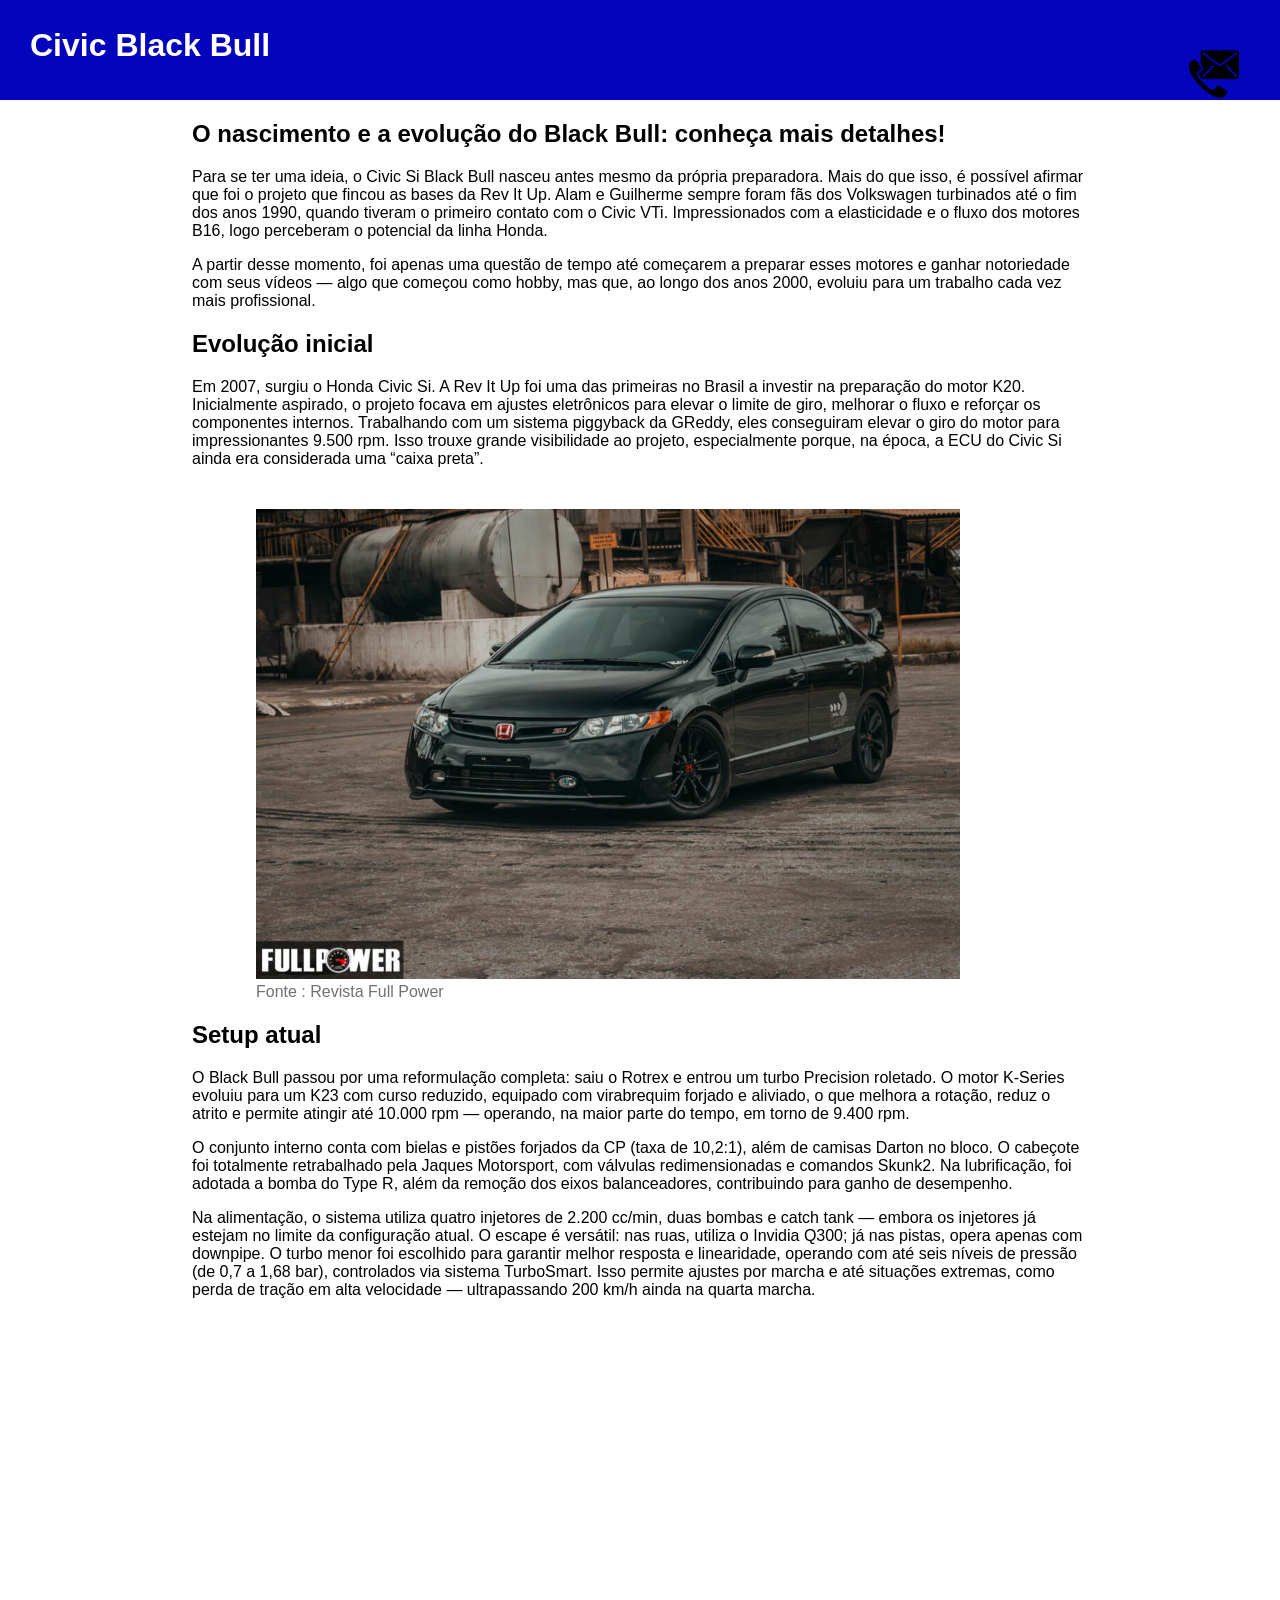
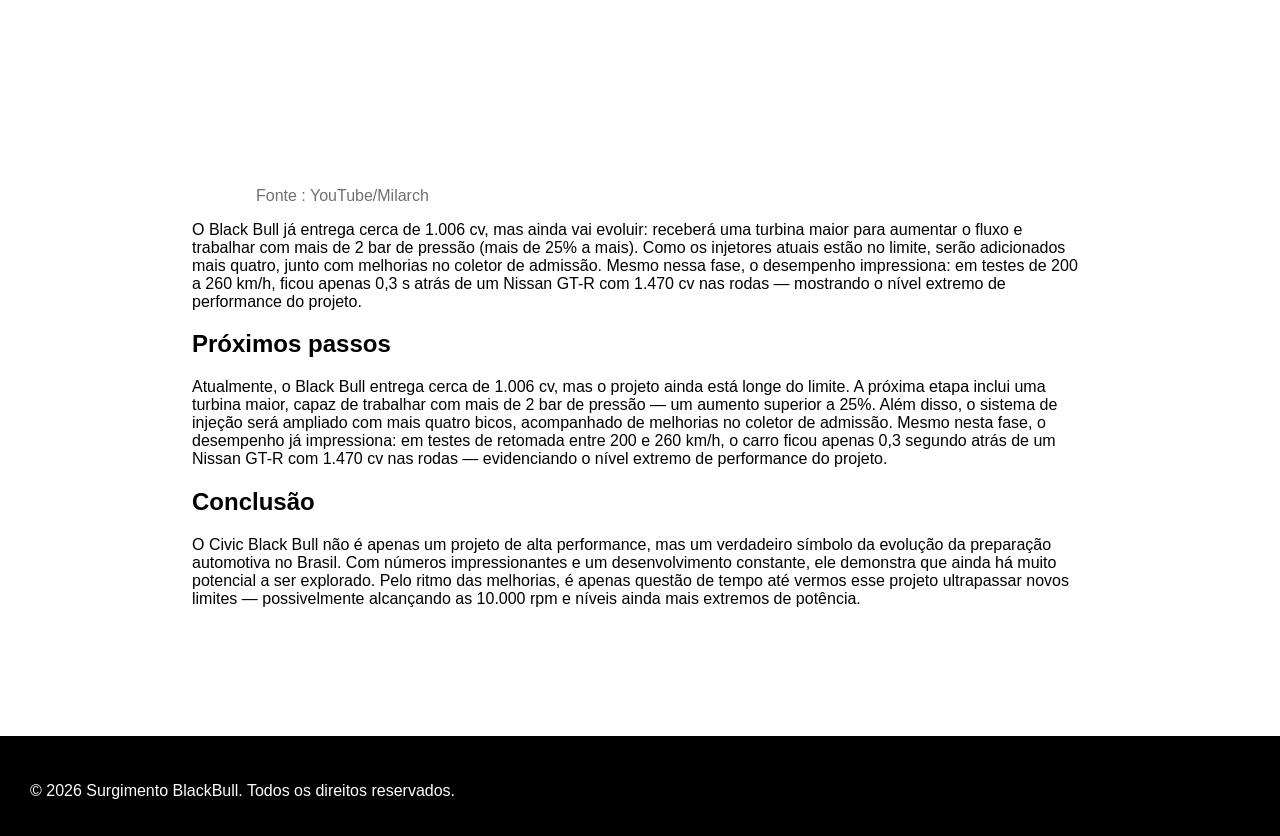
<file: Exercicio01/index.html>
<!DOCTYPE html>
<html lang="pt-BR">
<head>
    <meta charset="UTF-8">
    <meta name="viewport" content="width=device-width, initial-scale=1.0">
    <link rel="stylesheet" href="styles.css">
    <link rel="shortcut icon" href="hondaLogo.png" type="image/x-icon">
    <title>Surgimento BlackBull</title>
</head>
<body>
    <div class="background">
        <div class="titulo">
            <h1>Civic Black Bull</h1>
            <a href="mailto:joaovictorbento.s.b@gmail.com">
                <img class="contato" src="contato.png" alt="">
            </a>
        </div>
    </div>
    <h2 class="subtitulo">
        O nascimento e a evolução do Black Bull: conheça mais detalhes!
    </h2>
    <p class="paragrafo">Para se ter uma ideia, o Civic Si Black Bull nasceu antes mesmo da própria preparadora.
        Mais do que isso, é possível afirmar que foi o projeto que fincou as bases da Rev It Up. 
        Alam e Guilherme sempre foram fãs dos Volkswagen turbinados até o fim dos anos 1990, 
        quando tiveram o primeiro contato com o Civic VTi. Impressionados com a elasticidade e o fluxo
        dos motores B16, logo perceberam o potencial da linha Honda.
    </p>
    <p class="paragrafo">
        A partir desse momento, foi apenas uma questão de tempo até começarem a preparar esses motores e ganhar notoriedade 
        com seus vídeos — algo que começou como hobby, mas que, ao longo dos anos 2000, evoluiu para um trabalho cada vez
        mais profissional.
    </p>

    <h2 class="subtitulo">
        Evolução inicial
    </h2>
    <p class="paragrafo">
        Em 2007, surgiu o Honda Civic Si. A Rev It Up foi uma das primeiras no Brasil a investir na preparação do motor K20. 
        Inicialmente aspirado, o projeto focava em ajustes eletrônicos para elevar o limite de giro, melhorar o 
        fluxo e reforçar os componentes internos.
        Trabalhando com um sistema piggyback da GReddy, eles conseguiram elevar o giro do motor para impressionantes 9.500 rpm. 
        Isso trouxe grande visibilidade ao projeto, especialmente porque, na época, a ECU do Civic Si ainda era considerada 
        uma “caixa preta”.
    </p>
    <img class = "imagem" src="blackBull.jpg" alt="Civic Black Bull">
    <p class="fonte">Fonte : Revista Full Power</p>
    <h2 class="subtitulo">
        Setup atual    
    </h2>
    <p class="paragrafo">
        O Black Bull passou por uma reformulação completa: saiu o Rotrex e entrou um turbo Precision roletado.
        O motor K-Series evoluiu para um K23 com curso reduzido, equipado com virabrequim forjado e aliviado, 
        o que melhora a rotação, reduz o atrito e permite atingir até 10.000 rpm — operando, na maior parte do tempo, 
        em torno de 9.400 rpm.
    </p>
    <p class="paragrafo">
        O conjunto interno conta com bielas e pistões forjados da CP (taxa de 10,2:1), 
        além de camisas Darton no bloco. O cabeçote foi totalmente retrabalhado pela Jaques Motorsport, 
        com válvulas redimensionadas e comandos Skunk2. Na lubrificação, foi adotada a bomba do Type R, 
        além da remoção dos eixos balanceadores, contribuindo para ganho de desempenho.
    </p>

    <p class="paragrafo">
        Na alimentação, o sistema utiliza quatro injetores de 2.200 cc/min, duas bombas e catch tank
        — embora os injetores já estejam no limite da configuração atual. O escape é versátil: nas ruas, 
        utiliza o Invidia Q300; já nas pistas, opera apenas com downpipe.
        O turbo menor foi escolhido para garantir melhor resposta e linearidade, 
        operando com até seis níveis de pressão (de 0,7 a 1,68 bar), controlados via sistema TurboSmart. 
        Isso permite ajustes por marcha e até situações extremas, como perda de tração em alta velocidade — 
        ultrapassando 200 km/h ainda na quarta marcha.
    <iframe width="560" height="315" src="https://www.youtube.com/embed/QP08S8ag2zw?si=z6mUWWRFPuBZQBOH" 
        title="YouTube video player" frameborder="0" 
        allow="accelerometer; autoplay; clipboard-write; encrypted-media; gyroscope; picture-in-picture; web-share" 
        referrerpolicy="strict-origin-when-cross-origin" allowfullscreen>
    </iframe>
    <p class="fonte">Fonte : YouTube/Milarch</p>
    <p class="paragrafo">
        O Black Bull já entrega cerca de 1.006 cv, mas ainda vai evoluir: receberá uma turbina maior para aumentar 
        o fluxo e trabalhar com mais de 2 bar de pressão (mais de 25% a mais). Como os injetores atuais estão no limite, 
        serão adicionados mais quatro, junto com melhorias no coletor de admissão.
        Mesmo nessa fase, o desempenho impressiona: em testes de 200 a 260 km/h, ficou apenas 0,3 s atrás de um Nissan
        GT-R com 1.470 cv nas rodas — mostrando o nível extremo de performance do projeto.
    </p>
    <h2 class="subtitulo">
        Próximos passos
    </h2>
    <p class="paragrafo">
        Atualmente, o Black Bull entrega cerca de 1.006 cv, mas o projeto ainda está longe do limite. 
        A próxima etapa inclui uma turbina maior, capaz de trabalhar com mais de 2 bar de pressão — um aumento superior a 25%.
        Além disso, o sistema de injeção será ampliado com mais quatro bicos, acompanhado de melhorias no coletor de admissão.
        Mesmo nesta fase, o desempenho já impressiona: em testes de retomada entre 200 e 260 km/h, 
        o carro ficou apenas 0,3 segundo atrás de um Nissan GT-R com 1.470 cv nas rodas — evidenciando o nível 
        extremo de performance do projeto.
    </p>
    <h2 class="subtitulo">Conclusão</h2>
    <p class="paragrafo">
        O Civic Black Bull não é apenas um projeto de alta performance, mas um verdadeiro símbolo da evolução da preparação 
        automotiva no Brasil. Com números impressionantes e um desenvolvimento constante, ele demonstra que ainda há muito 
        potencial a ser explorado.
        Pelo ritmo das melhorias, é apenas questão de tempo até vermos esse projeto ultrapassar novos limites 
        — possivelmente alcançando as 10.000 rpm e níveis ainda mais extremos de potência.
    </p>
    <div class="fim">
        <p class="copy">&copy; 2026 Surgimento BlackBull. Todos os direitos reservados.</p>    
    </div>
</body>
</html>
</file>
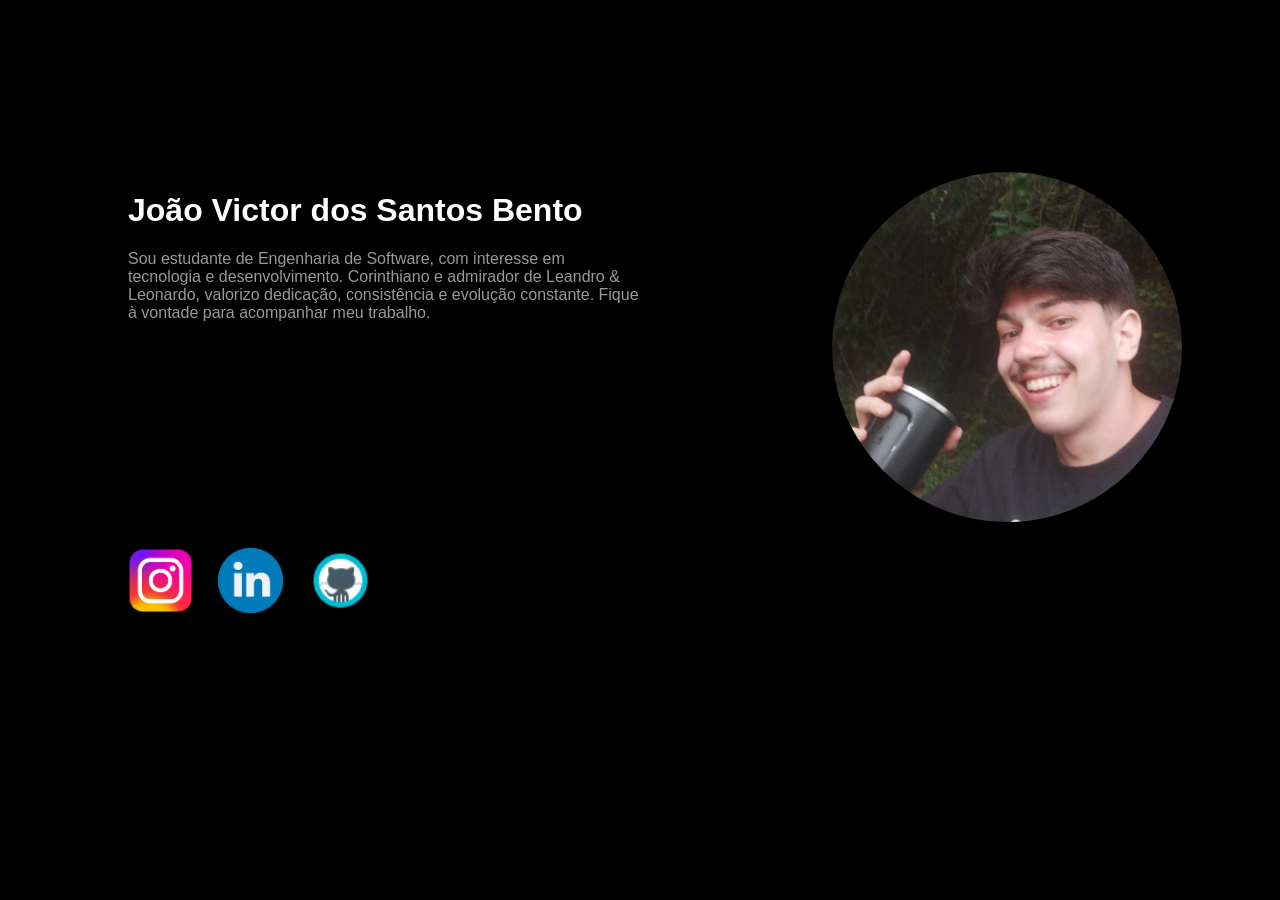
<file: Exercicio02/index.html>
<!DOCTYPE html>
<html lang="en">
<head>
    <meta charset="UTF-8">
    <meta name="viewport" content="width=device-width, initial-scale=1.0"> 
    <link rel="stylesheet" href="styles.css">
    <link rel="shortcut icon" href="male.png" type="image/x-icon">
    <title>João Victor</title>
</head>
<body>
    <h1 class="titulo">João Victor dos Santos Bento</h1>
    <p class="desc">
        Sou estudante de Engenharia de Software, com interesse em tecnologia e desenvolvimento.
        Corinthiano e admirador de Leandro & Leonardo, valorizo dedicação, consistência e evolução constante.
        Fique à vontade para acompanhar meu trabalho.
    </p>

    <img class="imagem" src="foto.jpeg" alt="João">

    <div class="redesSociais">
        <a href="https://www.instagram.com/ojoaobento_/">
            <img class="insta" src="insta.png" alt="Instagram">
        </a>
        <a href="https://www.linkedin.com/in/ojoaobento/">
            <img class="linkedin" src="linkedin.png" alt="Linkedin">
        </a>
        <a href="https://github.com/ojoaobento">
            <img class="github" src="giithub.png" alt="GitHub">
        </a>

    </div>


</body>
</html>
</file>
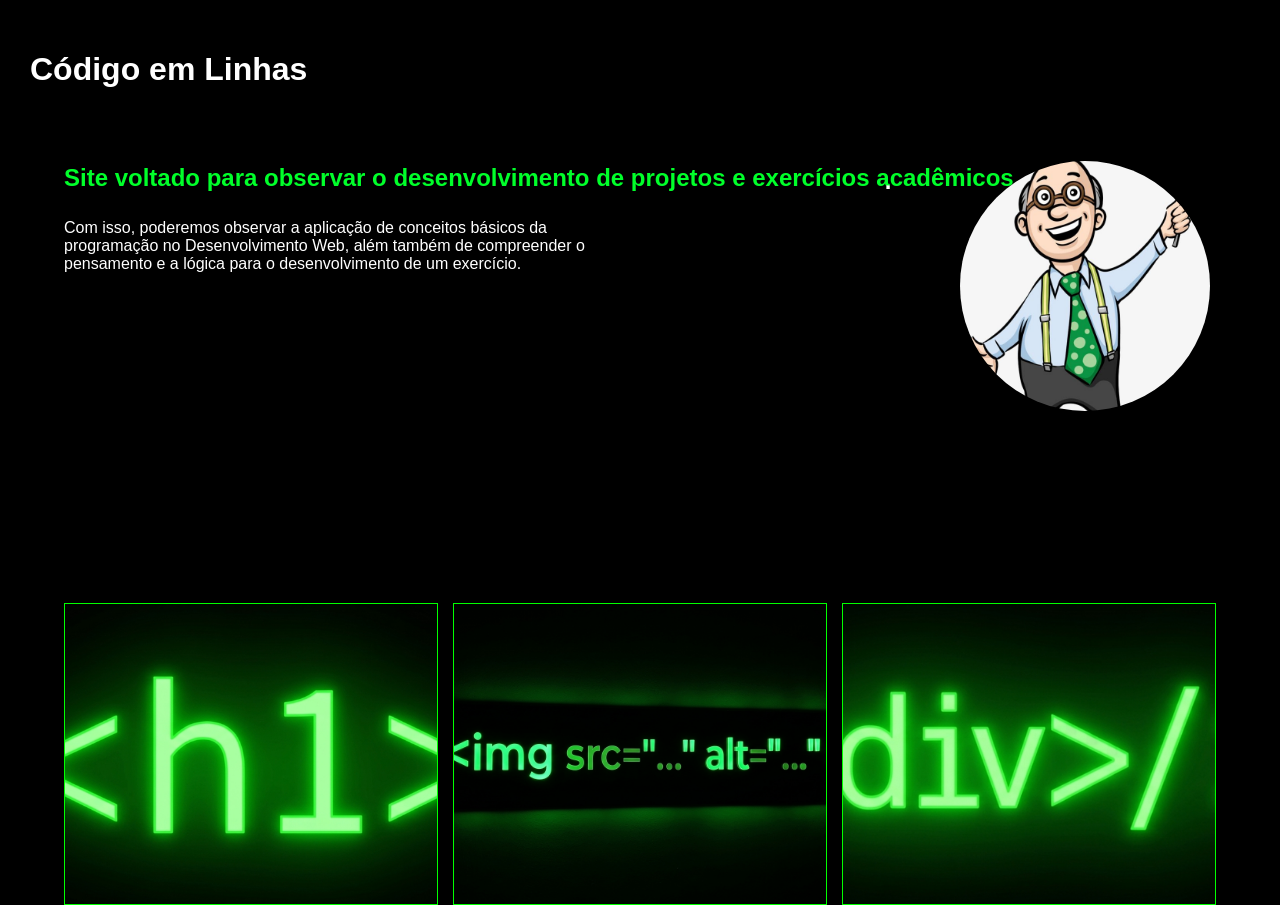
<file: Exercicio03/index.html>
<!DOCTYPE html>
<html lang="pt-BR">
<head>
  <meta charset="UTF-8">
  <title>Portfólio</title>
  <link rel="stylesheet" href="styles.css">
  <link rel="shortcut icon" href="favicon.png" type="image/x-icon">
</head>

<body>
  <div class="cabecalho">
    <h1 class="titulo">Código em Linhas</h1>
  </div>

  <h2 class="subtitulo">Site voltado para observar o desenvolvimento de projetos e exercícios acadêmicos<p class="ponto">.</p></h2>
  <p class="desc">
    Com isso, poderemos observar a aplicação de conceitos básicos da programação no Desenvolvimento Web,
    além também de compreender o pensamento e a lógica para o desenvolvimento de um exercício.
  </p>
  <img class="imagem" src="professor.jpg" alt="Professor">

  <div class="grid">
    <div class="item">
      <a href="https://github.com/OGabrielsantoss/TrabalhoWeb/tree/Main/Exercicio01">
        <img src="h1.png" alt="">
      </a>
    </div>
    <div class="item">
      <a href="https://github.com/OGabrielsantoss/TrabalhoWeb/tree/Main/Exercicio02">
        <img src="img.png" alt="">
      </a>
    </div>
    <div class="item">
      <a href="https://github.com/OGabrielsantoss/TrabalhoWeb/tree/Main/Exercicio03">
        <img src="div.png" alt="">
      </a>
    </div>
  </div>



</body>
</html>
</file>
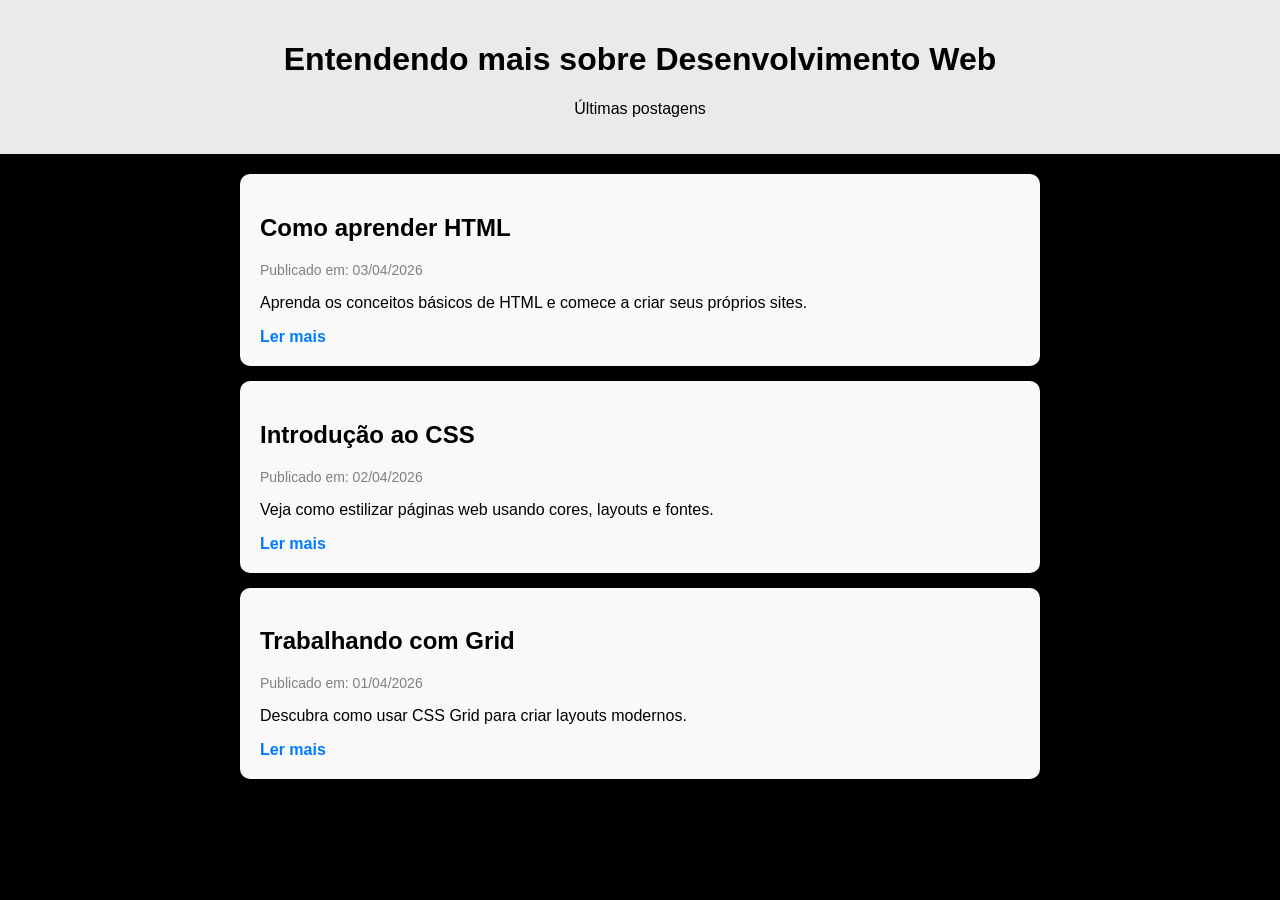
<file: Exercicio04/index.html>
<!DOCTYPE html>
<html lang="pt-BR">
<head>
  <meta charset="UTF-8">
  <title>Programar Fácil</title>
  <link rel="shortcut icon" href="favicon.png" type="image/x-icon">
  <link rel="stylesheet" href="styles.css">
</head>

<body>

  <header>
    <h1 class="titulo">Entendendo mais sobre Desenvolvimento Web</h1>
    <p>Últimas postagens</p>
  </header>

  <ul class="blog-lista">

    <li>
      <h2>Como aprender HTML</h2>
      <p class="data">Publicado em: 03/04/2026</p>
      <p>Aprenda os conceitos básicos de HTML e comece a criar seus próprios sites.</p>
      <a href="https://developer.mozilla.org/pt-BR/docs/Learn_web_development/Getting_started/Your_first_website/Creating_the_content">Ler mais</a>
    </li>

    <li>
      <h2>Introdução ao CSS</h2>
      <p class="data">Publicado em: 02/04/2026</p>
      <p>Veja como estilizar páginas web usando cores, layouts e fontes.</p>
      <a href="https://www.hostgator.com.br/blog/o-que-e-css/?gad_source=1&gad_campaignid=22134387764&gbraid=0AAAAAD5rgDbScYrEZlTeDreJ_eUXpPieG&gclid=EAIaIQobChMI-MWe2KTSkwMVX1RIAB1KejBxEAAYASAAEgJ3OfD_BwE">Ler mais</a>
    </li>

    <li>
      <h2>Trabalhando com Grid</h2>
      <p class="data">Publicado em: 01/04/2026</p>
      <p>Descubra como usar CSS Grid para criar layouts modernos.</p>
      <a href="https://developer.mozilla.org/en-US/docs/Learn_web_development/Core/CSS_layout/Grids">Ler mais</a>
    </li>

  </ul>

</body>
</html>
</file>
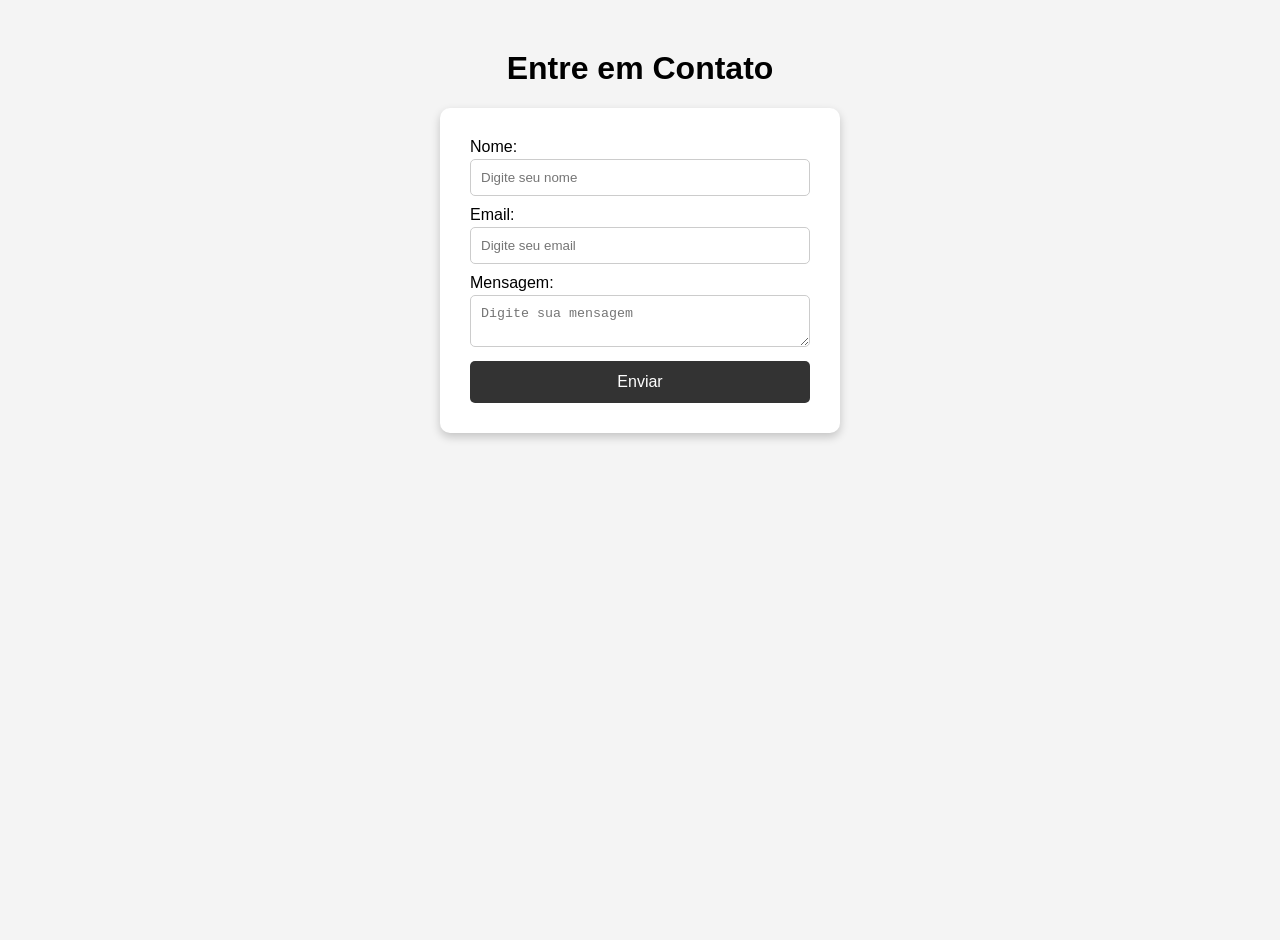
<file: Exercicio05/index.html>
<!DOCTYPE html>
<html lang="pt-BR">
<head>
  <meta charset="UTF-8">
  <title>Contato</title>
  <link rel="shortcut icon" href="favicon.png" type="image/x-icon">
  <link rel="stylesheet" href="styles.css">
</head>

<body>

  <h1 class="titulo">Entre em Contato</h1>

  <form class="formulario">
    
    <label>Nome:</label>
    <input type="text" placeholder="Digite seu nome">

    <label>Email:</label>
    <input type="email" placeholder="Digite seu email">

    <label>Mensagem:</label>
    <textarea placeholder="Digite sua mensagem"></textarea>

    <button type="submit">Enviar</button>

  </form>

</body>
</html>
</file>
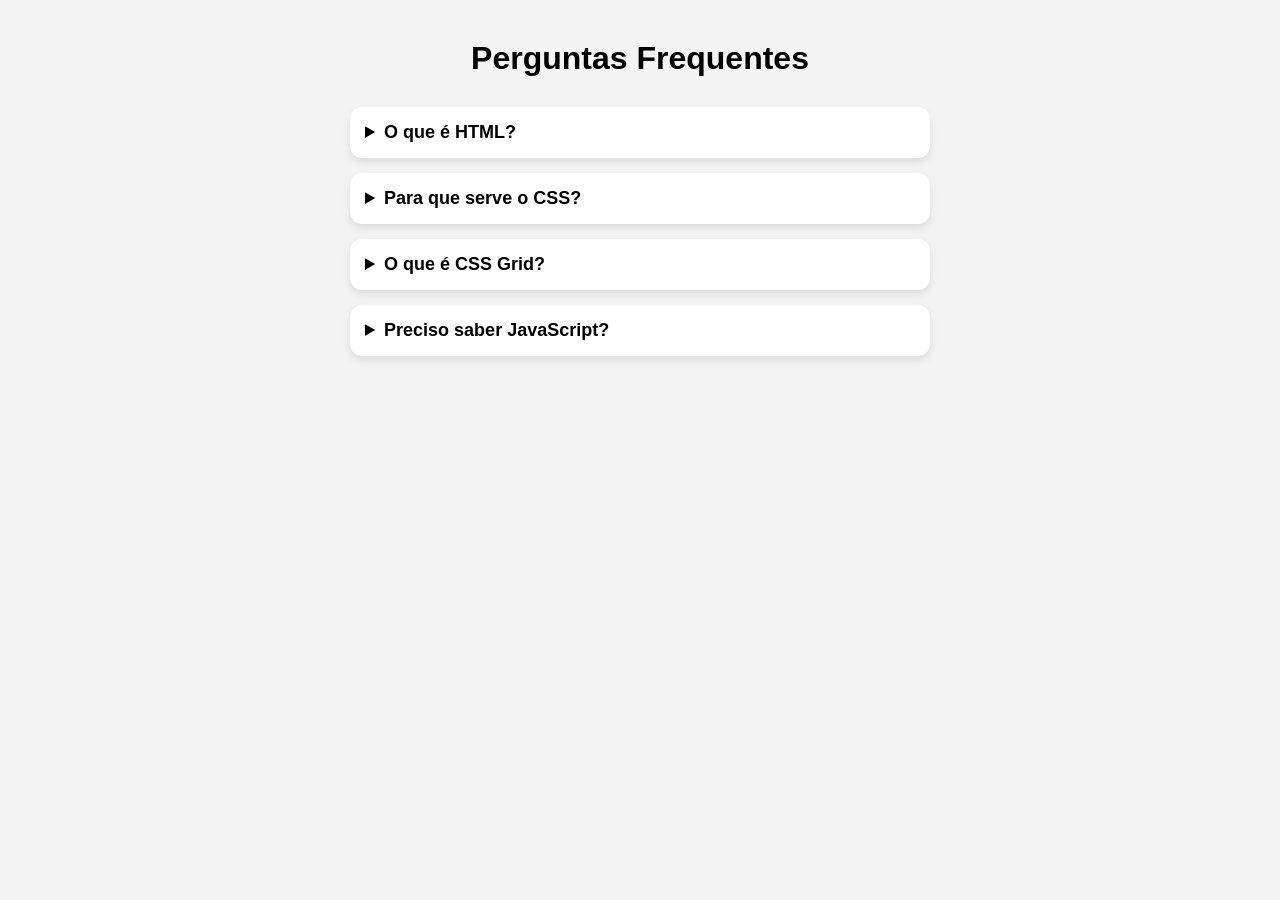
<file: Exercicio06/index.html>
<!DOCTYPE html>
<html lang="pt-BR">
<head>
  <meta charset="UTF-8">
  <title>FAQ</title>
  <link rel="stylesheet" href="styles.css">
  <link rel="shortcut icon" href="favicon.png" type="image/x-icon">
</head>

<body>
  <h1 class="titulo">Perguntas Frequentes</h1>
  <div class="faq">
    <details>
      <summary>O que é HTML?</summary>
      <p>HTML é a linguagem usada para estruturar páginas na web.</p>
    </details>

    <details>
      <summary>Para que serve o CSS?</summary>
      <p>O CSS é usado para estilizar páginas, como cores, layouts e fontes.</p>
    </details>

    <details>
      <summary>O que é CSS Grid?</summary>
      <p>É um sistema de layout que permite criar grades responsivas.</p>
    </details>

    <details>
      <summary>Preciso saber JavaScript?</summary>
      <p>Não é obrigatório no início, mas ajuda a deixar o site interativo.</p>
    </details>
  </div>
</body>
</html>
</file>
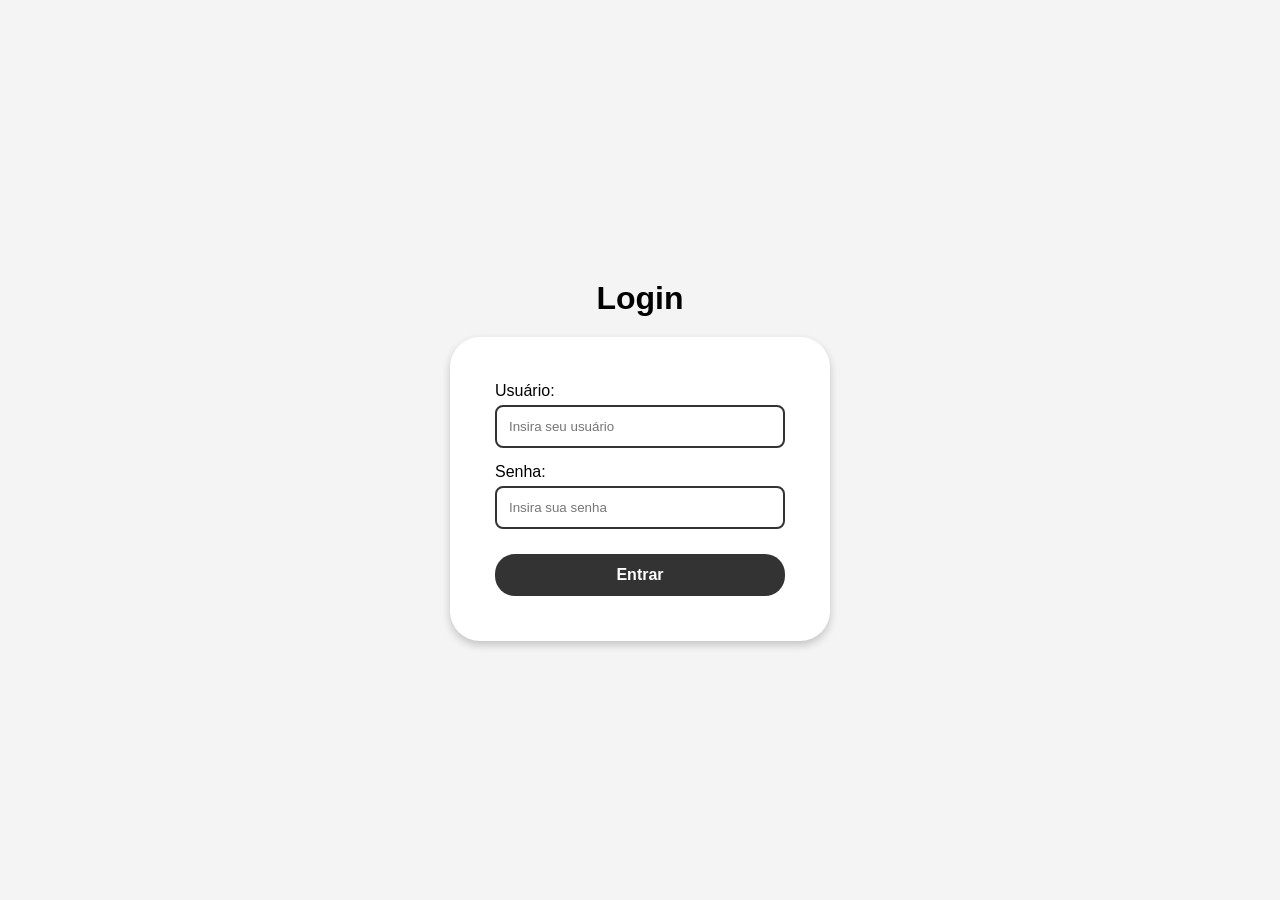
<file: Exercicio07/index.html>
<!DOCTYPE html>
<html lang="pt-BR">
<head>
  <meta charset="UTF-8">
  <title>Login</title>
  <link rel="shortcut icon" href="favicon.png" type="image/x-icon">
  <link rel="stylesheet" href="styles.css">
</head>

<body>

  <h1 class="titulo">Login</h1>

  <form class="login">

    <label>Usuário:</label>
    <input type="text" placeholder="Insira seu usuário">

    <label>Senha:</label>
    <input type="password" placeholder="Insira sua senha">

    <button type="submit">Entrar</button>

  </form>

</body>
</html>
</file>
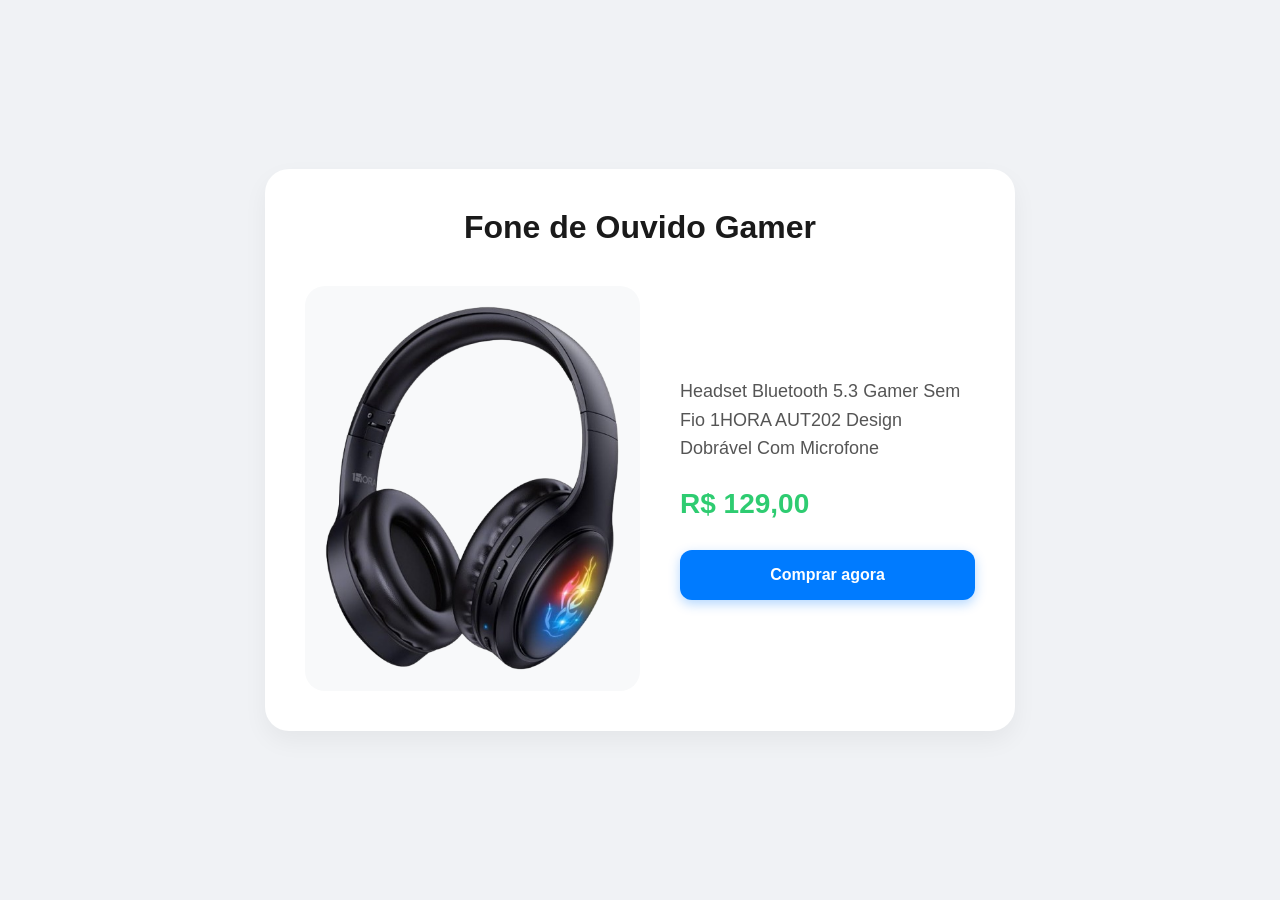
<file: Exercicio08/index.html>
<!DOCTYPE html>
<html lang="pt-BR">
<head>
    <meta charset="UTF-8">
    <meta name="viewport" content="width=device-width, initial-scale=1.0">
    <title>Compras</title>
    <link rel="stylesheet" href="styles.css">
    <link rel="shortcut icon" href="favicon.png" type="image/x-icon">
</head>
<body>
    <div class="card-produto">
        <h1 class="titulo">Fone de Ouvido Gamer</h1>

        <div class="conteudo-principal">
            <div class="moldura-imagem">
                <img src="fone.png" alt="Fone de Ouvido">
            </div>

            <div class="info">
                <p class="desc">Headset Bluetooth 5.3 Gamer Sem Fio 1HORA AUT202 Design Dobrável Com Microfone</p>
                
                <p class="preco">R$ 129,00</p>

                <a href="https://www.x3distribuidoraloja.com.br/fone-de-ouvido-1hora-aut202n">
                    <button>Comprar agora</button>
                </a>
            </div>
        </div>
    </div>
</body>
</html>
</file>
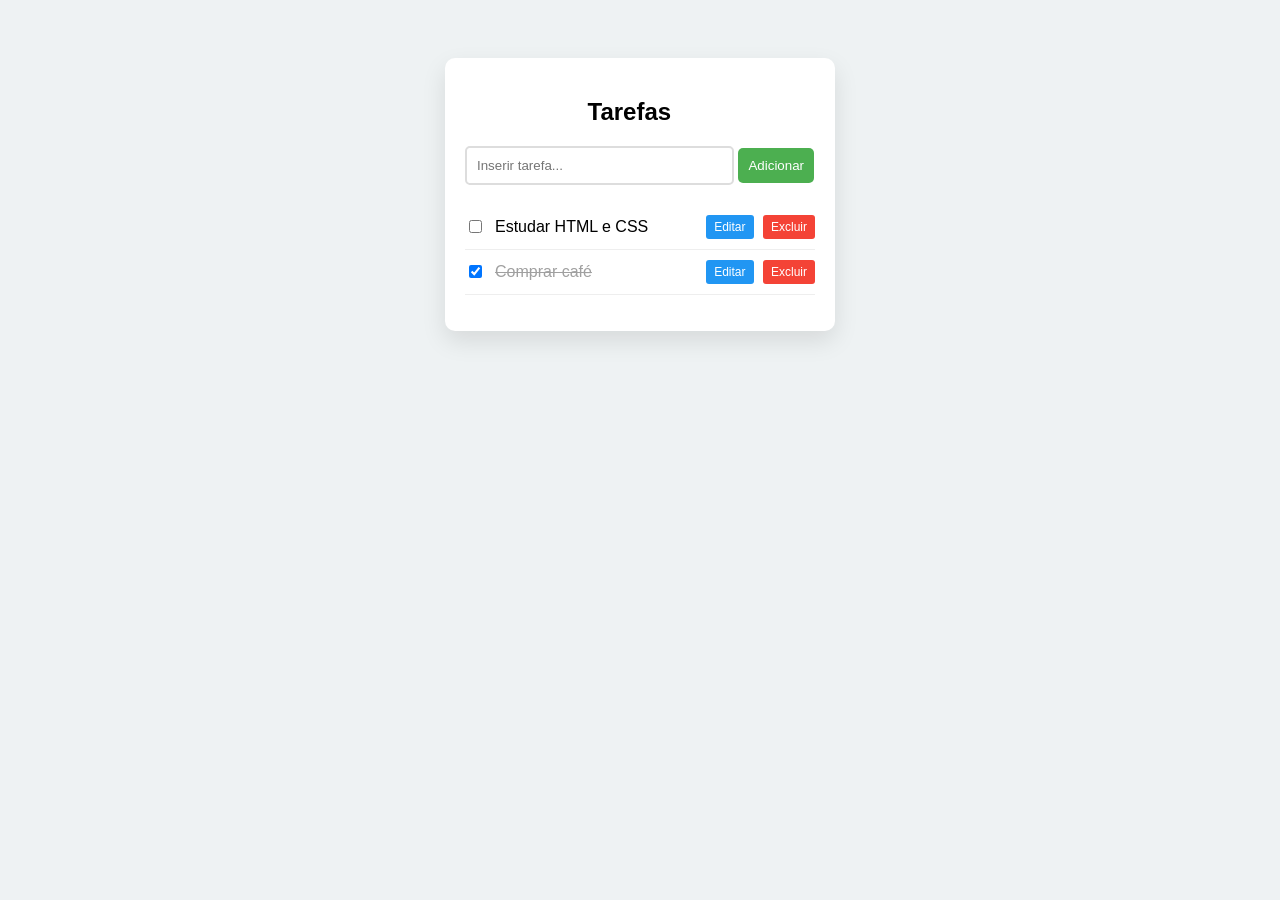
<file: Exercicio09/index.html>
<!DOCTYPE html>
<html lang="pt-br">
<head>
    <meta charset="UTF-8">
    <link rel="stylesheet" href="styles.css">
    <link rel="shortcut icon" href="favicon.png" type="image/x-icon">
    <title>Tarefas</title>
</head>
<body>

    <div class="todo-card">
        <h2 class="titulo">Tarefas</h2>

        <div class="add-section">
            <input type="text" placeholder="Inserir tarefa...">
            <button class="btn-add">Adicionar</button>
        </div>

        <ul class="task-list">
            <li>
                <input type="checkbox" id="task1">
                <label for="task1">Estudar HTML e CSS</label>
                <div class="actions">
                    <button class="btn-edit">Editar</button>
                    <button class="btn-delete">Excluir</button>
                </div>
            </li>

            <li class="done">
                <input type="checkbox" id="task2" checked>
                <label for="task2">Comprar café</label>
                <div class="actions">
                    <button class="btn-edit">Editar</button>
                    <button class="btn-delete">Excluir</button>
                </div>
            </li>
        </ul>
    </div>

</body>
</html>
</file>
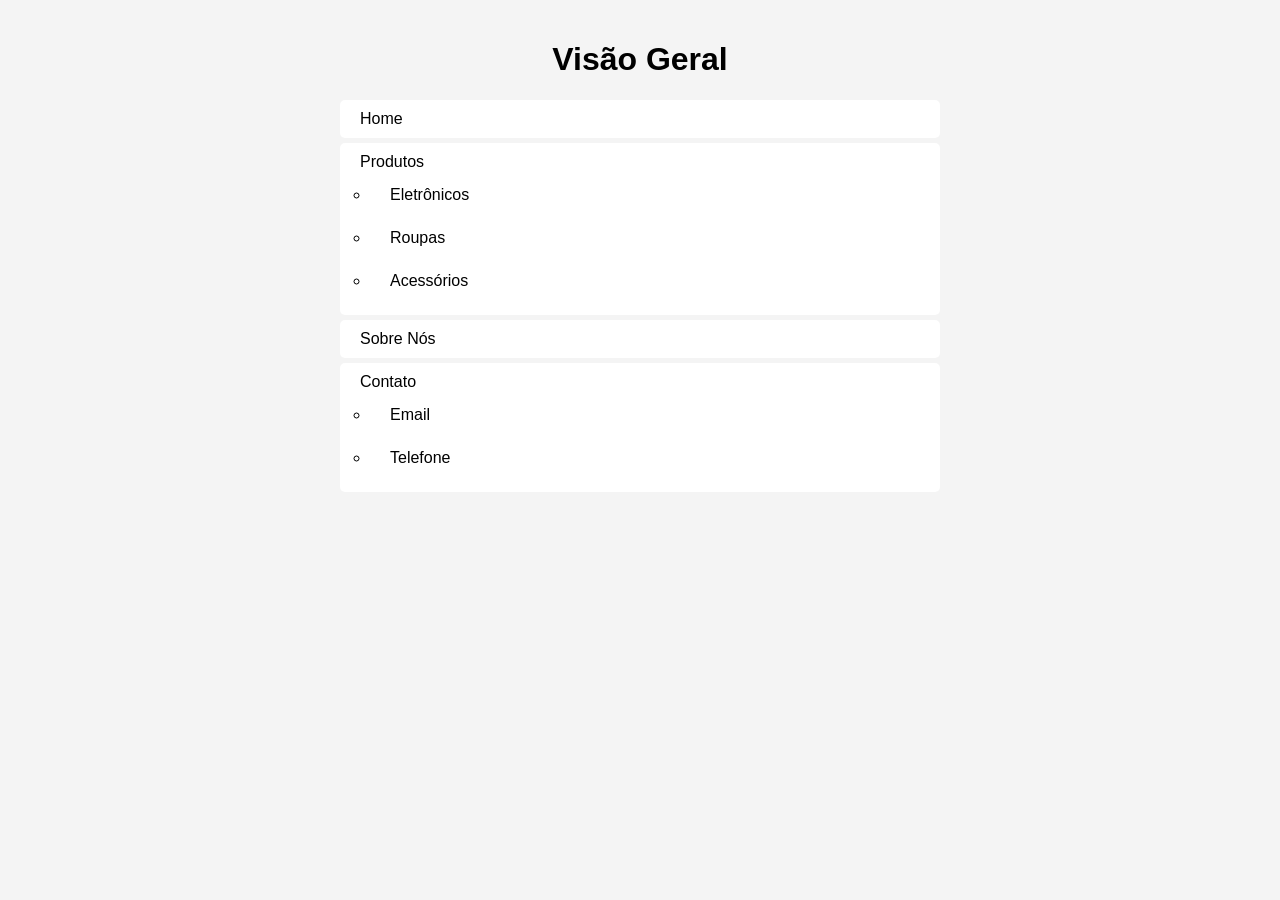
<file: Exercicio11/index.html>
<!DOCTYPE html>
<html lang="pt-BR">
<head>
    <meta charset="UTF-8">
    <meta name="viewport" content="width=device-width, initial-scale=1.0">
    <title>SiteMap</title>
    <link rel="stylesheet" href="styles.css">
    <link rel="shortcut icon" href="favicon.png" type="image/x-icon">
</head>
<body>

    <div class="container">
        <h1 class="titulo">Visão Geral</h1>

        <ul class="mapa">
            <li>Home</li>
            <li>Produtos
                <ul>
                    <li>Eletrônicos</li>
                    <li>Roupas</li>
                    <li>Acessórios</li>
                </ul>
            </li>
            <li>Sobre Nós</li>
            <li>Contato
                <ul>
                    <li>Email</li>
                    <li>Telefone</li>
                </ul>
            </li>
        </ul>
    </div>

</body>
</html>
</file>
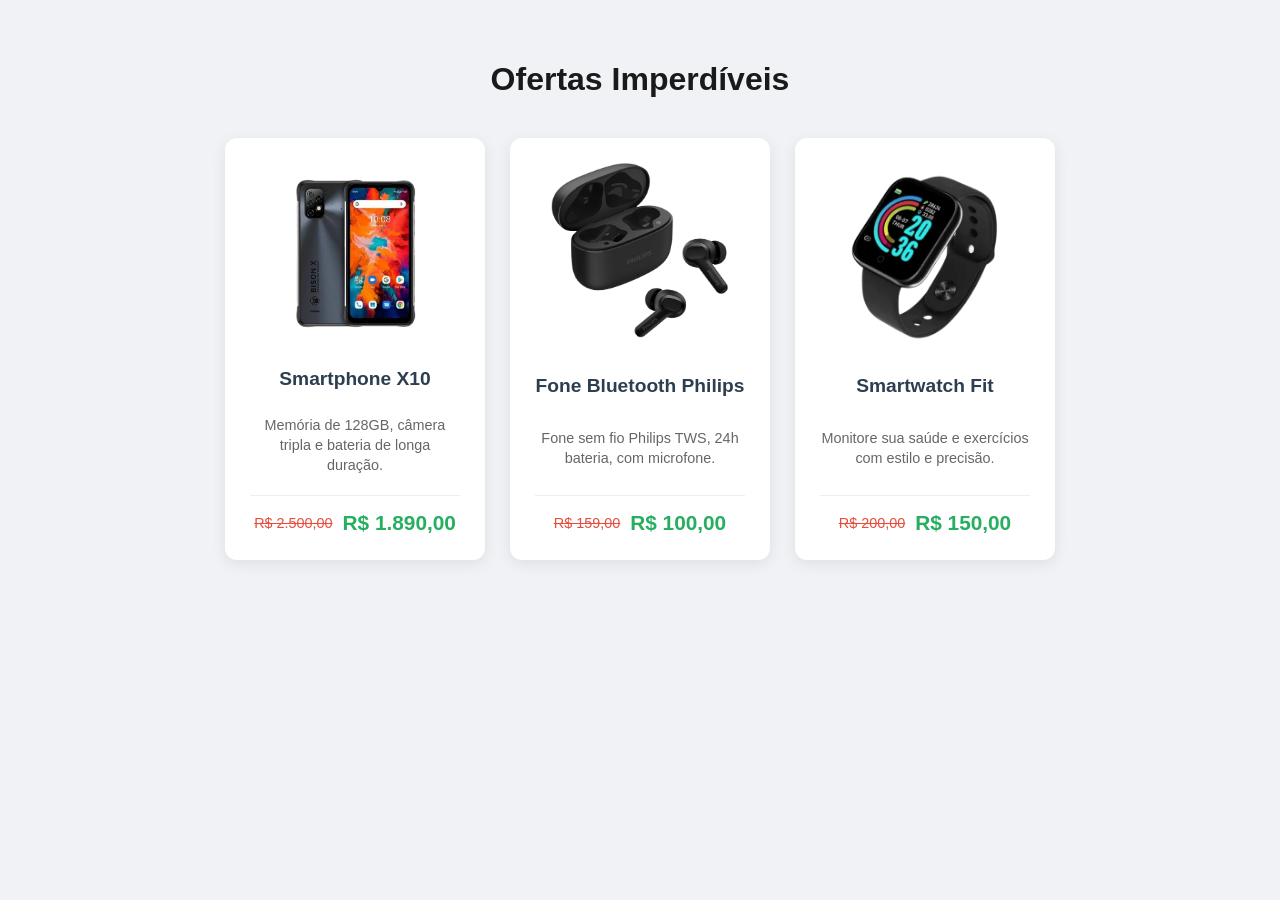
<file: Exercicio13/index.html>
<!DOCTYPE html>
<html lang="pt-br">
<head>
    <meta charset="UTF-8">
    <meta name="viewport" content="width=device-width, initial-scale=1.0">
    <title>Promoções</title>
    <link rel="stylesheet" href="styles.css">
    <link rel="shortcut icon" href="favicon.png" type="image/x-icon">
</head>
<body>

    <h1 class="titulo">Ofertas Imperdíveis</h1>

    <div class="container">
        <div class="produto-card">
            <img src="celular.png" alt="Produto 1">
            <h2 class="subtitulo">Smartphone X10</h2>
            <p>Memória de 128GB, câmera tripla e bateria de longa duração.</p>
            <div class="precos">
                <del>R$ 2.500,00</del> 
                R$ 1.890,00
            </div>
        </div>

        <div class="produto-card">
            <img class="fone" src="fone.png" alt="Produto 2">
            <h2 class="subtitulo">Fone Bluetooth Philips </h2>
            <p>Fone sem fio Philips TWS, 24h bateria, com microfone.</p>
            <div class="precos">
                <del>R$ 159,00</del> 
                R$ 100,00
            </div>
        </div>

        <div class="produto-card">
            <img src="relogio.png" alt="Produto 3">
            <h2 class="subtitulo">Smartwatch Fit</h2>
            <p>Monitore sua saúde e exercícios com estilo e precisão.</p>
            <div class="precos">
                <del>R$ 200,00</del> 
                R$ 150,00
            </div>
        </div>
    </div>

</body>
</html>
</file>
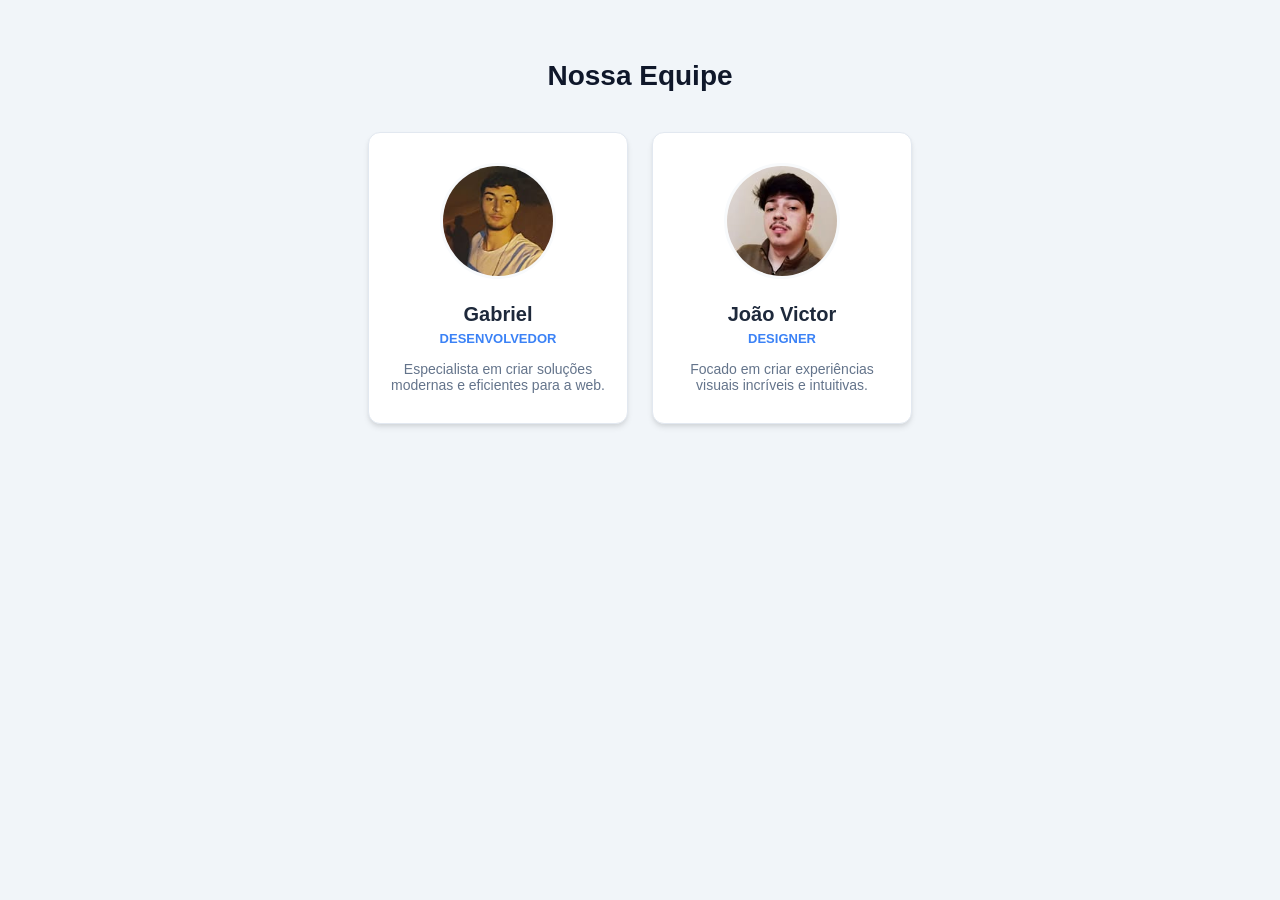
<file: Exercicio14/index.html>
<!DOCTYPE html>
<html lang="pt-br">
<head>
    <meta charset="UTF-8">
    <title>Colaboradores</title>
    <link rel="stylesheet" href="styles.css">
    <link rel="shortcut icon" href="favicon.png" type="image/x-icon">
</head>
<body>

    <div class="titulo">Nossa Equipe</div>

    <div class="container-flex">
        
        <div class="cartao">
            <img src="gabriel.jpg" alt="Foto">
            <div class="nome">Gabriel</div>
            <div class="cargo">Desenvolvedor</div>
            <div class="bio">Especialista em criar soluções modernas e eficientes para a web.</div>
        </div>

        <div class="cartao">
            <img src="joao.jpg" alt="Foto">
            <div class="nome">João Victor</div>
            <div class="cargo">Designer</div>
            <div class="bio">Focado em criar experiências visuais incríveis e intuitivas.</div>
        </div>

    </div>

</body>
</html>
</file>
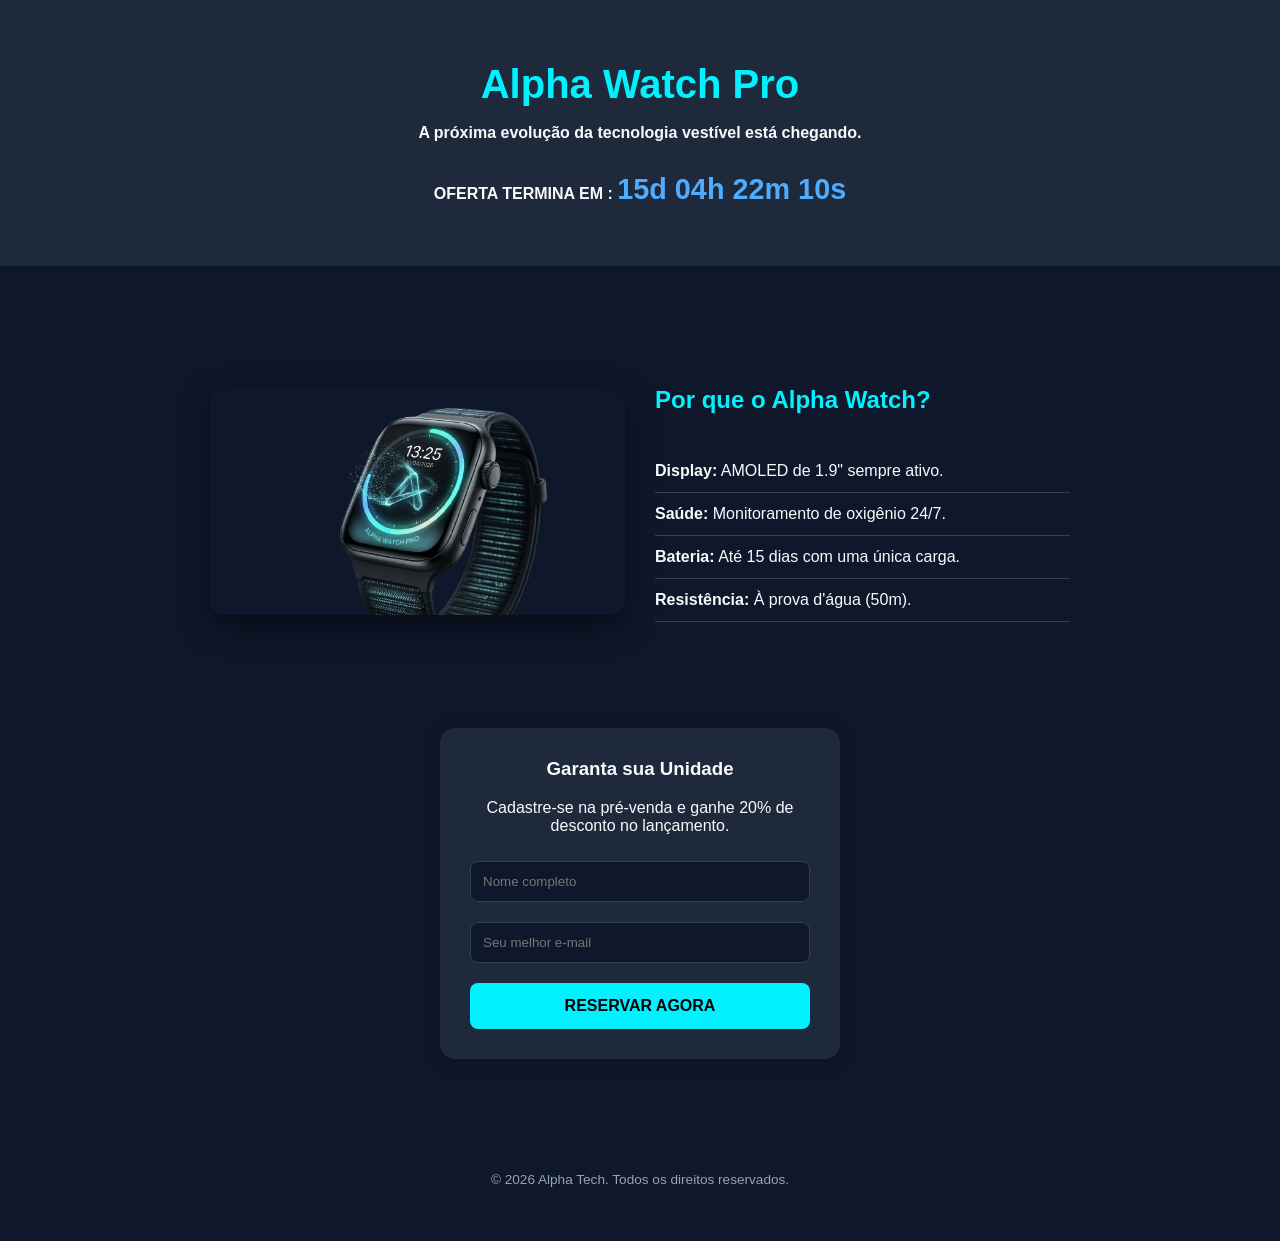
<file: Exercicio15/index.html>
<!DOCTYPE html>
<html lang="pt-br">
<head>
    <meta charset="UTF-8">
    <meta name="viewport" content="width=device-width, initial-scale=1.0">
    <title>Lançamento | Alpha Watch Pro</title>
    <link rel="stylesheet" href="styles.css">
    <link rel="shortcut icon" href="favicon.png" type="image/x-icon">
</head>
<body>

    <div class="cabecalho">
        <h1 class="titulo">Alpha Watch Pro</h1>
        <p><strong>A próxima evolução da tecnologia vestível está chegando.</strong></p>
        
        <div class="countdown-box">
            <span><strong>OFERTA TERMINA EM :</strong></span>
            <time datetime="2026-05-20T20:00" class="timer">15d 04h 22m 10s</time>
        </div>
    </div>

    <div class="container">
        
        <div class="product-info">
            <div class="product-image">
                <img src="alpha.png" alt="Smartwatch Alpha Pro">
            </div>

            <div class="features">
                <h2 class="subtitulo">Por que o Alpha Watch?</h2>
                <ul>
                    <li><strong>Display:</strong> AMOLED de 1.9" sempre ativo.</li>
                    <li><strong>Saúde:</strong> Monitoramento de oxigênio 24/7.</li>
                    <li><strong>Bateria:</strong> Até 15 dias com uma única carga.</li>
                    <li><strong>Resistência:</strong> À prova d'água (50m).</li>
                </ul>
            </div>
        </div>

        <div class="pre-order">
            <div class="card-form">
                <h3 class="terceiro-titulo">Garanta sua Unidade</h3>
                <p>Cadastre-se na pré-venda e ganhe 20% de desconto no lançamento.</p>
                
                <form action="#">
                    <input type="text" placeholder="Nome completo" required>
                    <input type="email" placeholder="Seu melhor e-mail" required>
                    <button type="submit">RESERVAR AGORA</button>
                </form>
            </div>
        </div>

    </div>

    <div class="footer">
        <p>&copy; 2026 Alpha Tech. Todos os direitos reservados.</p>
    </div>

</body>
</html>
</file>
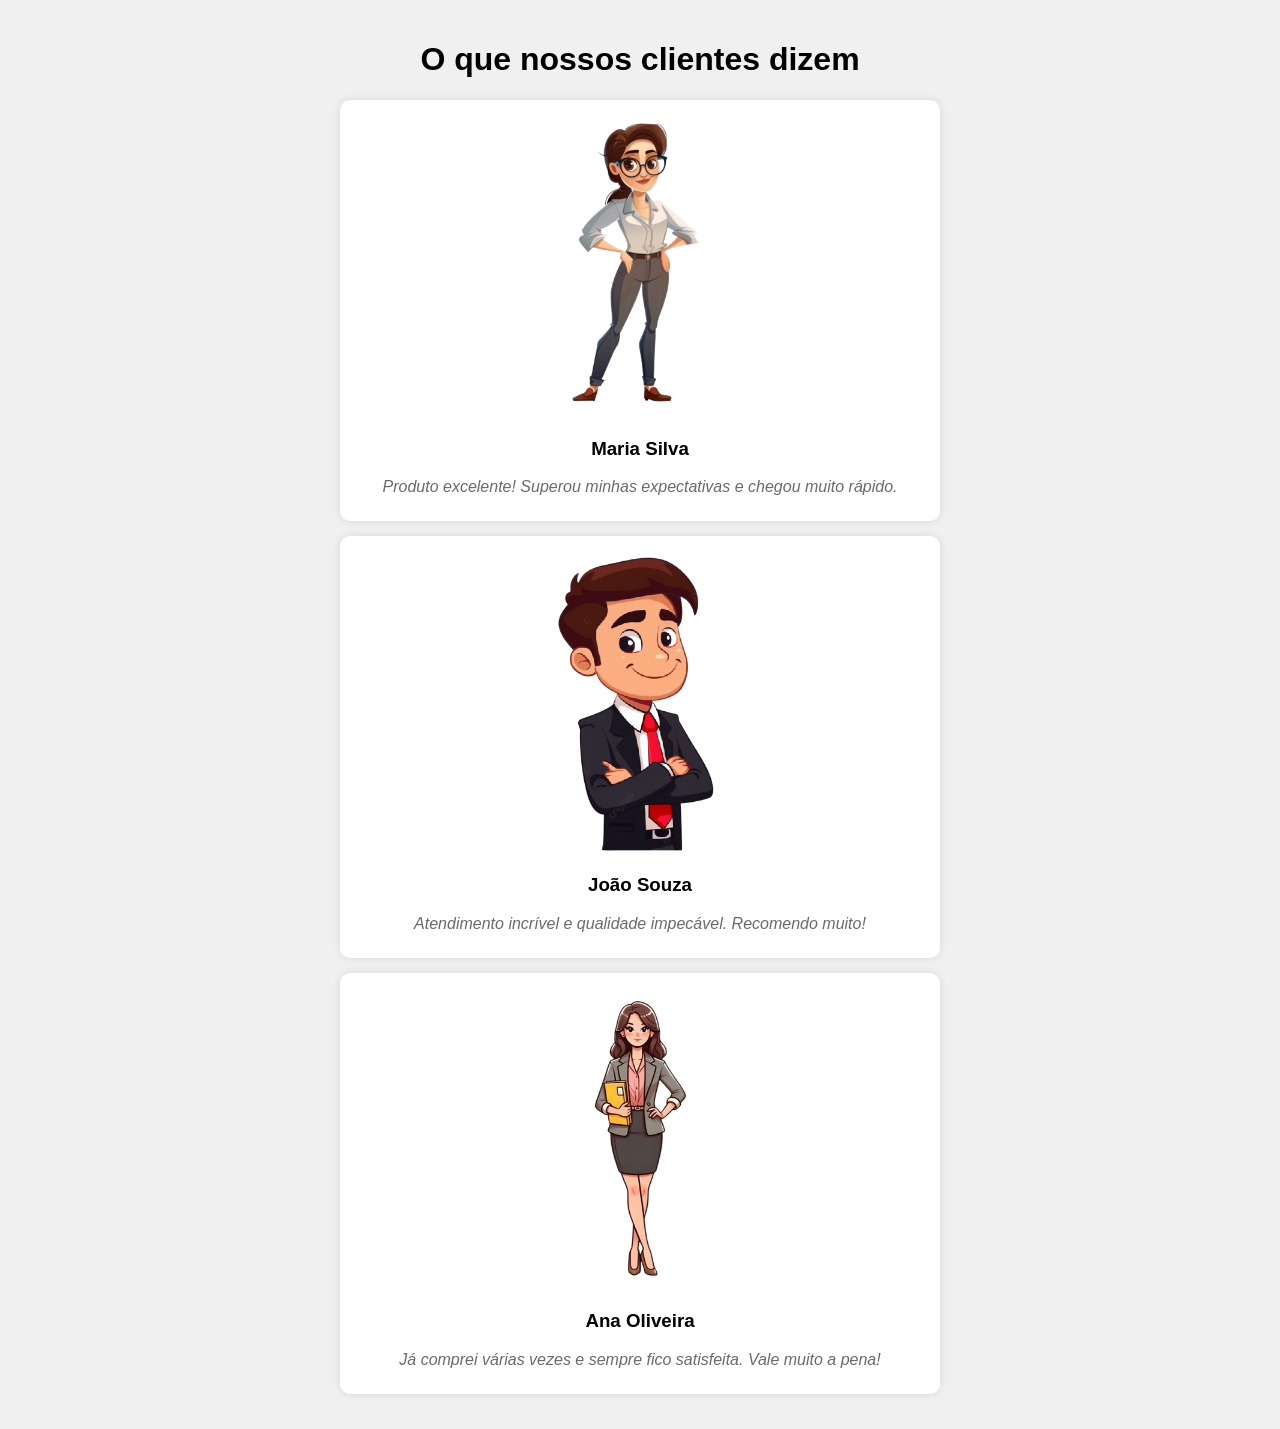
<file: Exercico10/index.html>
<!DOCTYPE html>
<html lang="pt-BR">
<head>
    <meta charset="UTF-8">
    <meta name="viewport" content="width=device-width, initial-scale=1.0">
    <title>Testemunhos</title>
    <link rel="stylesheet" href="styles.css">
    <link rel="shortcut icon" href="favicon.png" type="image/x-icon">
</head>
<body>

    <div class="container">
        <h1>O que nossos clientes dizem</h1>

        <div class="testemunho">
            <img class="imagens" src="maria.png" alt="Cliente">
            <h3>Maria Silva</h3>
            <blockquote>
                Produto excelente! Superou minhas expectativas e chegou muito rápido.
            </blockquote>
        </div>

        <div class="testemunho">
            <img class="imagens" src="joao.png" alt="Cliente">
            <h3>João Souza</h3>
            <blockquote>
                Atendimento incrível e qualidade impecável. Recomendo muito!
            </blockquote>
        </div>

        <div class="testemunho">
            <img class="imagens" src="ana.png" alt="Cliente">
            <h3>Ana Oliveira</h3>
            <blockquote>
                Já comprei várias vezes e sempre fico satisfeita. Vale muito a pena!
            </blockquote>
        </div>

    </div>

</body>
</html>
</file>
<file: Exercicio01/styles.css>
body {
    margin: 0;
    padding: 0;
}

.titulo {
    font-family: 'Franklin Gothic Medium', 'Arial Narrow', Arial, sans-serif;
    color: rgb(255, 255, 255);
    margin-top: -2%;
}

.contato {
    width: 50px;
    height: 50px;
    object-fit: cover;
    margin-left: 95%;
    margin-top: -20%;
}

.subtitulo {
    font-family: 'Franklin Gothic Medium', 'Arial Narrow', Arial, sans-serif;
    margin-left: 15%;
}

.paragrafo {
    color: rgb(0, 0, 0);
    font-family: Arial, Helvetica, sans-serif;
    margin-inline-end: 15%;
    margin-left: 15%;
}

.fonte {
    margin-left: 20%;
    margin-top: 0%;
    font-family: Arial, Helvetica, sans-serif;
    color: rgb(112, 112, 112);
}

.background {
    background-color: rgb(4, 4, 189);
    width: 100%;
    height: 100px;
    padding: 30px;
    box-sizing: border-box;
}

.imagem {
    margin-left: 20%;
    margin-top: 2%;
    width: 55%;
}

iframe {
    margin-left: 20%;
    margin-top: 2%;
    width: 65%;
    height: 450px; 
}

.fim {
    background-color: rgb(0, 0, 0);
    width: 100%;
    height: 100px;
    padding: 30px;
    margin-top: 10%;
    box-sizing: border-box;    
}

.copy {
    color: rgb(255, 255, 255);
    font-family: Arial, Helvetica, sans-serif;
}

@media (max-width: 768px) {
    .subtitulo, .paragrafo, .fonte {
        margin-left: 5%;
        margin-inline-end: 5%;
    }

    .contato {
        margin-left: 85%; 
        margin-top: -15%;
    }

    .imagem, iframe {
        width: 90%;
        margin-left: 5%;
    }

    iframe {
        height: 300px; 
    }

    .background, .fim {
        height: auto;
        min-height: 100px;
    }
}

@media (max-width: 480px) {
    .titulo {
        font-size: 1.5rem;
        text-align: center;
        margin-top: 0;
    }

    .contato {
        margin-left: 80%; 
        margin-top: -10%;
        width: 40px; 
        height: 40px;
    }

    .paragrafo {
        font-size: 14px;
    }
}
</file>
<file: Exercicio02/styles.css>
body {
    margin: 0;
    padding: 0;
    background-color: black;
    overflow-x: hidden; 
}

.titulo {
    color: white;
    font-family: 'Franklin Gothic Medium', 'Arial Narrow', Arial, sans-serif;
    margin-left: 10%;
    margin-top: 15%;
}

.desc {
    color: rgb(153, 153, 153);
    font-family: 'Franklin Gothic Medium', 'Arial Narrow', Arial, sans-serif;
    margin-left: 10%;
    margin-inline-end: 50%;
}

.imagem {
    width: 350px;       
    height: 350px;      
    border-radius: 50%; 
    object-fit: cover; 
    margin-left: 65%;
    margin-top: -13%;
    display: block;
}

.redesSociais {
    display: flex;          
    gap: 25px;              
    margin-left: 10%;       
    margin-top: 2%;
}

.insta, .linkedin, .github {
    width: 65px; 
    height: 65px;
}


@media (max-width: 1024px) {
    .imagem {
        margin-left: 55%;
        width: 300px;
        height: 300px;
    }
    .desc {
        margin-inline-end: 20%;
    }
}

@media (max-width: 768px) {
    .titulo {
        margin-top: 10%;
        text-align: center;
        margin-left: 0;
    }

    .desc {
        margin-left: 5%;
        margin-inline-end: 5%;
        text-align: center;
    }

    .imagem {
        margin: 20px auto; 
        width: 250px;
        height: 250px;
        position: static; 
    }

    .redesSociais {
        justify-content: center; 
        margin-left: 0;
        margin-top: 30px;
    }
    
    .insta, .linkedin, .github {
        width: 50px;
        height: 50px;
    }
}
</file>
<file: Exercicio03/styles.css>
body {
  background-color: rgb(0, 0, 0);
  margin: 0;
  padding: 0;
  overflow-x: hidden;
}

.titulo {
  font-family: 'Franklin Gothic Medium', 'Arial Narrow', Arial, sans-serif;
  color: rgb(255, 255, 255);
  margin-left: 0%;
}

.cabecalho {
  background-color: rgb(0, 0, 0);
  width: 100%;
  height: 100px;
  padding: 30px;
  box-sizing: border-box;
}

.ponto {
  color: white;
  margin-left: 85.5%;
  margin-top: -2.6%;
}

.subtitulo {
  color: rgb(0, 255, 42);
  font-family: 'Franklin Gothic Medium', 'Arial Narrow', Arial, sans-serif;
  width: 75%;
  margin-left: 5%;
  margin-top: 5%;
}

.desc {
  color: rgb(255, 255, 255);
  font-family: 'Franklin Gothic Medium', 'Arial Narrow', Arial, sans-serif;
  margin-left: 5%;
  margin-inline-end: 50%;
}

.imagem {
  width: 250px;
  height: 250px;
  border-radius: 50%;
  object-fit: cover;
  margin-left: 75%;
  margin-top: -10%;
  display: block;
}

.grid {
  display: grid;
  grid-template-columns: repeat(3, 1fr); 
  gap: 15px;
  margin-top: 15%;
  padding: 0 5%;
}

.item img {
  width: 100%;
  height: 300px;
  object-fit: cover;
  display: block;
}

.item {
  border: 1px solid #00ff00;
  overflow: hidden;
  display: flex;
}


@media (max-width: 1024px) {
  .imagem {
    margin-left: 65%;
    margin-top: -5%;
  }
  .desc {
    margin-inline-end: 20%;
  }
  .grid {
    grid-template-columns: repeat(2, 1fr);
    margin-top: 10%;
  }
}

@media (max-width: 768px) {
  .ponto {
    margin-left: 5%; 
    margin-top: 0;
  }
  
  .subtitulo, .desc {
    width: 90%;
    margin-inline-end: 5%;
    text-align: center;
    margin-left: auto;
    margin-right: auto;
  }

  .imagem {
    margin: 30px auto; 
    position: static;
  }

  .grid {
    grid-template-columns: 1fr; 
    margin-top: 40px;
  }
}
</file>
<file: Exercicio04/styles.css>
body {
  font-family: Arial, sans-serif;
  margin: 0;
  background-color: #000000;
  text-align: center; 
}

.titulo {
  font-family: 'Franklin Gothic Medium', 'Arial Narrow', Arial, sans-serif;
  color: black;  
}

header {
  padding: 20px;
  background-color: #eaeaea;
  color: rgb(0, 0, 0);
}

.blog-lista {
  list-style: none;
  padding: 20px;
  max-width: 800px;
  margin: auto;
}

.blog-lista li {
  background-color: rgb(249, 249, 249);
  margin-bottom: 15px;
  padding: 20px;
  border-radius: 10px;
  box-shadow: 0 4px 8px rgba(0,0,0,0.1);
  text-align: left; 
}

.data {
  font-size: 14px;
  color: gray;
}

.blog-lista a {
  text-decoration: none;
  color: #007BFF;
  font-weight: bold;
}

.blog-lista a:hover {
  text-decoration: underline;
}


@media (max-width: 768px) {
  .blog-lista {
    padding: 15px;
  }
}

@media (max-width: 480px) {
  header {
    padding: 15px;
  }

  .titulo {
    font-size: 1.2rem;
  }

  .blog-lista {
    padding: 10px;
  }

  .blog-lista li {
    padding: 15px;
    margin-bottom: 10px;
  }

  .blog-lista h2 { 
    font-size: 1.1rem;
  }
}
</file>
<file: Exercicio05/styles.css>
body {
  font-family: Arial, sans-serif;
  background-color: #f4f4f4;
  margin: 0;
  display: flex;
  flex-direction: column;
  align-items: center;
  min-height: 100vh;
  padding: 20px;   
}

.titulo {
  margin-top: 30px;
  font-family: 'Franklin Gothic Medium', 'Arial Narrow', Arial, sans-serif;
  text-align: center;
}

.formulario {
  background-color: white;
  padding: 30px;
  border-radius: 10px;
  width: 100%;       
  max-width: 400px;  
  box-shadow: 0 4px 10px rgba(0, 0, 0, 0.2);
  box-sizing: border-box; 
}

.formulario input,
.formulario textarea {
  width: 100%;
  margin-bottom: 10px;
  margin-top: 3px;
  padding: 10px;    
  border-radius: 5px;
  border: 1px solid #ccc;
  box-sizing: border-box; 
}

.formulario button {
  width: 100%;       
  padding: 12px;
  background-color: #333;
  color: white;
  border: none;
  border-radius: 5px;
  cursor: pointer;
  font-size: 16px;   
}

.formulario button:hover {
  background-color: #555;
}

@media (max-width: 480px) {
  .formulario {
    padding: 20px;   
  }

  .titulo {
    font-size: 1.4rem;
    margin-top: 15px;
  }
}
</file>
<file: Exercicio06/styles.css>
body {
  font-family: Arial, sans-serif;
  background-color: #f4f4f4;
  margin: 0;
  text-align: center;
  padding: 10px; 
}

.titulo {
  margin-top: 30px;
  margin-bottom: 20px;
  font-family: 'Franklin Gothic Medium', 'Arial Narrow', Arial, sans-serif;
  text-align: center;
}

.faq {
  max-width: 600px;
  margin: auto;
  padding: 10px;
  width: 100%;
  box-sizing: border-box;
}

details {
  background-color: white;
  margin-bottom: 15px;
  padding: 15px;
  border-radius: 12px;
  cursor: pointer;
  box-shadow: 0 4px 8px rgba(0,0,0,0.1);
  transition: all 0.3s ease;
  text-align: left; 
}

details[open] {
  background-color: #f9f9f9;
}

summary {
  font-weight: bold;
  font-size: 18px;
  outline: none; 
}

details p {
  margin-top: 10px;
  color: #555;
  line-height: 1.5;
}

@media (max-width: 600px) {
  .titulo {
    font-size: 1.5rem;
    margin-left: 0; 
  }

  .faq {
    padding: 5px;
  }

  summary {
    font-size: 16px; 
  }

  details {
    padding: 12px;
    margin-bottom: 10px;
  }
}

@media (max-width: 400px) {
  summary {
    font-size: 15px;
  }
  
  details p {
    font-size: 14px;
  }
}
</file>
<file: Exercicio07/styles.css>
body {
  font-family: Arial, sans-serif;
  background-color: #f4f4f4;
  margin: 0;
  display: flex;
  flex-direction: column;
  align-items: center;
  justify-content: center;
  min-height: 100vh;
  padding: 20px;
  box-sizing: border-box;
}

.titulo {
  margin-bottom: 20px;
  font-family: 'Franklin Gothic Medium', 'Arial Narrow', Arial, sans-serif;
  text-align: center;
}

.login {
  background-color: white;
  padding: 45px;
  border-radius: 30px;
  width: 100%;        
  max-width: 380px;   
  box-shadow: 0 4px 8px rgba(0,0,0,0.2);
  box-sizing: border-box; 
}

.login input {
  width: 100%;
  padding: 12px;      
  margin-bottom: 15px;
  margin-top: 5px;
  border: 2px solid #333;
  border-radius: 8px;
  box-sizing: border-box; 
}

.login input:focus {
  border-color: #007BFF;
  outline: none;
}

.login button {
  width: 100%;        
  padding: 12px;
  background-color: #333;
  color: white;
  border: none;
  border-radius: 20px;
  cursor: pointer;
  margin-top: 10px;
  font-size: 16px;
  font-weight: bold;
  transition: background 0.3s ease;
}

.login button:hover {
  background-color: #555;
}


@media (max-width: 480px) {
  .login {
    padding: 30px 20px; 
    border-radius: 20px;
  }

  .titulo {
    font-size: 1.5rem;
  }

  .login button {
    padding: 15px; 
  }
}
</file>
<file: Exercicio08/styles.css>
* {
    box-sizing: border-box;
    margin: 0;
    padding: 0;
}

body {
    font-family: 'Segoe UI', Tahoma, Geneva, Verdana, sans-serif;
    background-color: #f0f2f5; 
    display: flex;
    justify-content: center;
    align-items: center;
    min-height: 100vh;
    padding: 20px;   
}

.card-produto {
    display: flex;
    flex-direction: column; 
    background-color: white;
    padding: 40px;
    border-radius: 24px; 
    box-shadow: 0 10px 25px rgba(0,0,0,0.05); 
    max-width: 750px;
    width: 100%; 
}

.titulo {
    color: #1a1a1a;
    text-align: center; 
    font-size: 32px;
    margin-bottom: 40px;
    font-weight: 700;
}

.conteudo-principal {
    display: flex;
    align-items: center; 
    justify-content: space-between;
    gap: 40px;
}

.moldura-imagem {
    flex: 1;
    display: flex;
    justify-content: center;
    background-color: #f8f9fa; 
    border-radius: 20px;
    padding: 20px;
}

.moldura-imagem img {
    max-width: 100%;
    height: auto;
}

.info {
    flex: 1; 
    display: flex;
    flex-direction: column;
    justify-content: center;
}

.desc {
    font-size: 18px;
    line-height: 1.6;
    color: #555;
    margin-bottom: 25px; 
}

.preco {
    font-size: 28px;
    color: #2ecc71; 
    font-weight: 800;
    margin-bottom: 30px;
}

button {
    width: 100%;
    padding: 16px 30px;
    background-color: #007bff;
    color: white;
    border: none;
    border-radius: 12px;
    font-weight: 600;
    font-size: 16px;
    cursor: pointer;
    transition: all 0.3s ease;
    box-shadow: 0 4px 12px rgba(0, 123, 255, 0.3);
}

button:hover {
    background-color: #0056b3;
    transform: translateY(-3px);
    box-shadow: 0 6px 15px rgba(0, 123, 255, 0.4);
}


@media (max-width: 768px) {
    .card-produto {
        padding: 25px; 
    }

    .titulo {
        font-size: 26px;
        margin-bottom: 25px;
    }

    .conteudo-principal {
        flex-direction: column; 
        gap: 25px;
    }

    .moldura-imagem img {
        max-width: 220px; 
    }

    .info {
        text-align: center;
    }

    .desc {
        font-size: 16px;
    }
}

@media (max-width: 480px) {
    .titulo {
        font-size: 22px;
    }

    .preco {
        font-size: 24px;
    }

    button {
        padding: 14px 20px;
        font-size: 15px;
    }
}
</file>
<file: Exercicio09/styles.css>
body {
    font-family: Arial, Helvetica, sans-serif;
    background-color: #eef2f3;
    display: flex;
    justify-content: center;
    padding-top: 50px;
}

.todo-card {
    background: #fff;
    width: 350px;
    padding: 20px;
    border-radius: 10px;
    box-shadow: 0 10px 25px rgba(0,0,0,0.1);
}

.titulo{
    font-family: 'Franklin Gothic Medium', 'Arial Narrow', Arial, sans-serif;
    margin-left: 35%;
}

input[type="text"] {
    padding: 10px;
    border: 2px solid #ddd;
    border-radius: 5px;
    width: 70%;
}

.task-list li.done label {
    text-decoration: line-through;
    color: #a0a0a0;
}

.task-list {
    list-style: none;
    padding: 0;
    margin-top: 20px;
}

.task-list li {
    display: flex;
    align-items: center;
    padding: 10px 0;
    border-bottom: 1px solid #eee;
}

label {
    margin-left: 10px;
    flex-grow: 1;
}

.actions button {
    border: none;
    padding: 5px 8px;
    border-radius: 3px;
    font-size: 12px;
    cursor: pointer;
    margin-left: 5px;
}
.btn-add { 
    background: #4CAF50; 
    color: white; 
    border: none; 
    padding: 10px; 
    border-radius: 5px; 
    cursor: pointer; 
}
.btn-edit { 
    background: #2196F3; 
    color: white; 
}
.btn-delete { 
    background: #f44336; 
    color: white; 
}

@media (max-width: 480px) {
    body {
        padding: 20px 10px;
    }

    .todo-card {
        width: 100%; 
        max-width: 350px;
        box-sizing: border-box; 
    }

    .titulo {
        margin-left: 0;
        text-align: center; 
    }

    input[type="text"] {
        width: 60%; 
    }
    
    .actions {
        display: flex; 
    }
}
</file>
<file: Exercicio11/styles.css>
body {
    font-family: Arial, sans-serif;
    background-color: #f4f4f4;
    margin: 0;
    padding: 20px;
}

.container {
    width: 100%; 
    max-width: 600px; 
    margin: auto;
    box-sizing: border-box; 
}

.titulo {
    text-align: center;
    font-family: 'Franklin Gothic Medium', 'Arial Narrow', Arial, sans-serif;
}

.mapa {
    list-style-type: none;
    padding-left: 0;
}

.mapa li {
    background: white;
    margin: 5px 0;
    padding: 10px;
    border-radius: 5px;
    text-indent: 10px;
    word-wrap: break-word; 
}

.mapa ul {
    margin-top: 5px;
    padding-left: 20px; 
}

@media (max-width: 480px) {
    body {
        padding: 10px; 
    }

    .mapa ul {
        padding-left: 15px;
    }

    .mapa li {
        text-indent: 5px; 
        font-size: 14px; 
    }
}
</file>
<file: Exercicio13/styles.css>
body {
    font-family: -apple-system, BlinkMacSystemFont, "Segoe UI", Roboto, Helvetica, Arial, sans-serif;
    background-color: #f0f2f5;
    text-align: center;
    padding: 40px 20px;
    margin: 0;
    color: #333;
}

.titulo {
    color: #1a1a1a;
    margin-bottom: 40px;
    font-weight: bold;
}

.container {
    display: flex;
    justify-content: center;
    flex-wrap: wrap;
    gap: 25px;
    max-width: 1100px;
    margin: 0 auto;
}

.produto-card {
    background: #ffffff;
    padding: 25px;
    width: 260px; 
    border-radius: 12px;
    box-shadow: 0 4px 15px rgba(0, 0, 0, 0.08);
    
    display: flex;
    flex-direction: column;
    justify-content: space-between;
    align-items: center;
    
    transition: transform 0.2s ease, box-shadow 0.2s ease;
    box-sizing: border-box;
}

.produto-card:hover {
    transform: translateY(-5px);
    box-shadow: 0 8px 25px rgba(0, 0, 0, 0.15);
}

.produto-card img {
    max-width: 100%;
    height: 180px;
    object-fit: contain;
    margin-bottom: 15px;
}

.subtitulo {
    font-size: 1.2rem;
    margin: 10px 0;
    color: #2c3e50;
}

.produto-card p {
    font-size: 0.9rem;
    color: #666;
    margin-bottom: 20px;
    line-height: 1.4;
}

.precos {
    font-size: 1.3rem;
    font-weight: bold;
    color: #27ae60; 
    display: flex;
    align-items: center;
    justify-content: center;
    width: 100%;
    padding-top: 15px;
    border-top: 1px solid #eee;
}

del {
    color: #e74c3c; 
    font-weight: normal;
    font-size: 0.9rem;
    margin-right: 10px;
    text-decoration: line-through;
}


@media (max-width: 768px) {
    body {
        padding: 20px 10px;
    }
    
    .titulo {
        margin-bottom: 20px;
        font-size: 1.5rem;
    }

    .produto-card {
        width: calc(50% - 25px); 
        min-width: 250px; 
    }
}

@media (max-width: 480px) {
    .container {
        gap: 15px;
    }

    .produto-card {
        width: 100%; 
        max-width: 320px; 
    }

    .produto-card img {
        height: 150px; 
    }

    .produto-card:hover {
        transform: none;
    }
}
</file>
<file: Exercicio14/styles.css>
body {
    font-family: -apple-system, BlinkMacSystemFont, "Segoe UI", Roboto, Helvetica, Arial, sans-serif;
    background-color: #f1f5f9;
    margin: 0;
    padding: 60px 20px;
    color: #334155;
}

.titulo {
    text-align: center;
    font-size: 28px;
    font-weight: bold;
    margin-bottom: 40px;
    color: #0f172a;
}

.container-flex {
    display: flex;
    justify-content: center;
    flex-wrap: wrap; 
    gap: 24px;
    max-width: 1200px; 
    margin: 0 auto;
}

.cartao {
    background-color: #ffffff;
    width: 260px;
    padding: 30px 20px;
    border-radius: 12px;
    text-align: center;
    box-shadow: 0 4px 6px -1px rgba(0, 0, 0, 0.1), 0 2px 4px -1px rgba(0, 0, 0, 0.06);
    border: 1px solid #e2e8f0;
    box-sizing: border-box; 
}

.cartao img {
    width: 110px;
    height: 110px;
    border-radius: 50%;
    margin-bottom: 20px;
    object-fit: cover;
    border: 3px solid #f8fafc;
}

.nome {
    font-size: 20px;
    font-weight: bold;
    color: #1e293b;
    margin-bottom: 5px;
}

.cargo {
    color: #3b82f6; 
    font-size: 13px;
    font-weight: 600;
    text-transform: uppercase;
    margin-bottom: 15px;
}

.bio {
    font-size: 14px;
    color: #64748b;
}


@media (max-width: 768px) {
    body {
        padding: 40px 15px;
    }

    .titulo {
        font-size: 24px;
        margin-bottom: 30px;
    }

    .cartao {
        width: 100%; 
        max-width: 300px; 
    }
}

@media (max-width: 480px) {
    .container-flex {
        gap: 16px; 
    }

    .nome {
        font-size: 18px;
    }
}
</file>
<file: Exercicio15/styles.css>
body {
    background-color: #0f172a;
    color: #f8fafc;
    font-family: Arial, sans-serif;
    margin: 0;
    text-align: center;
}

.container {
    max-width: 900px; 
    margin: 0 auto;
    padding: 20px;
    box-sizing: border-box; 
}

.cabecalho {
    background: #1e293b;
    padding: 60px 20px;
    margin-bottom: 30px;
}

.titulo {
    color: #00f2fe;
    margin: 0;
    font-size: 2.5rem;
    line-height: 1.2;
}

.timer {
    display: inline-block;
    font-size: 1.8rem;
    color: #4facfe;
    margin-top: 15px;
    font-weight: bold;
    animation: pulsar 2s infinite;
}

@keyframes pulsar {
    0%, 100% { transform: scale(1); }
    50% { transform: scale(1.08); opacity: 0.8; }
}

.product-info {
    display: flex;
    flex-wrap: wrap; 
    gap: 30px;
    margin: 50px 0;
    justify-content: center;
    align-items: center; 
}

.product-image {
    display: flex;
    justify-content: center;
    align-items: center;
    flex: 1;
    min-width: 300px;
}

.product-image img {
    width: 100%;
    max-width: 420px; 
    height: auto;
    display: block;
    border-radius: 15px;
    box-shadow: 0 10px 30px rgba(0,0,0,0.5);
}

.features {
    flex: 1;
    display: flex;
    flex-direction: column;
    justify-content: center;
    text-align: left;
    min-width: 300px;
}

.subtitulo {
    color: #00f2fe;
    font-size: 1.5rem;
}

.features ul {
    list-style: none;
    padding: 0;
}

.features li {
    padding: 12px 0;
    border-bottom: 1px solid #334155;
    font-size: 1rem;
}

.pre-order {
    padding: 40px 0;
}

.card-form {
    background: #1e293b;
    padding: 30px;
    border-radius: 15px;
    max-width: 400px;
    margin: 0 auto;
    box-shadow: 0 4px 20px rgba(0,0,0,0.2);
    box-sizing: border-box;
}

.terceiro-titulo{
    margin-top: 0;
    color: #f8fafc;
}

input {
    width: 100%;
    padding: 12px;
    margin: 10px 0;
    border-radius: 8px;
    border: 1px solid #334155;
    background: #0f172a;
    color: white;
    box-sizing: border-box;
}

button {
    width: 100%;
    padding: 14px;
    margin-top: 10px;
    background: #00f2fe;
    border: none;
    font-weight: bold;
    font-size: 1rem;
    cursor: pointer;
    border-radius: 8px;
    transition: 0.3s;
}

button:hover {
    background: #4facfe;
    transform: translateY(-2px);
}

.footer {
    padding: 40px 20px;
    font-size: 0.85rem;
    color: #94a3b8;
}


@media (max-width: 768px) {
    .titulo {
        font-size: 2rem; 
    }

    .cabecalho {
        padding: 40px 15px;
    }

    .product-info {
        flex-direction: column; 
        text-align: center;
    }

    .features {
        text-align: center; 
    }

    .features ul {
        text-align: center;
    }
}

@media (max-width: 480px) {
    .titulo {
        font-size: 1.6rem; 
    }

    .timer {
        font-size: 1.4rem;
    }

    .container {
        padding: 10px;
    }

    .card-form {
        padding: 20px;
        width: 100%; 
    }
}
</file>
<file: Exercico10/styles.css>
body {
    font-family: Arial, sans-serif;
    background-color: #f0f0f0;
    margin: 0;
    padding: 20px;
}

.container {
    width: 95%; 
    max-width: 600px;
    margin: auto;
    text-align: center;
}

.imagens {
    width: 100%;
    max-width: 300px; 
    height: auto;   
    border-radius: 8px;
}

.testemunho {
    background: white;
    padding: 15px;
    margin: 15px 0;
    border-radius: 10px;
    box-shadow: 0 0 8px rgba(0,0,0,0.1);
    box-sizing: border-box; 
}

blockquote {
    font-style: italic;
    color: #6d6969;
    margin: 10px 0;
}


@media (max-width: 480px) {
    body {
        padding: 10px; 
    }

    .container {
        width: 100%;
    }

    .imagens {
        max-width: 100%; 
    }

    .testemunho {
        padding: 10px;
        font-size: 14px;
    }
}
</file>
